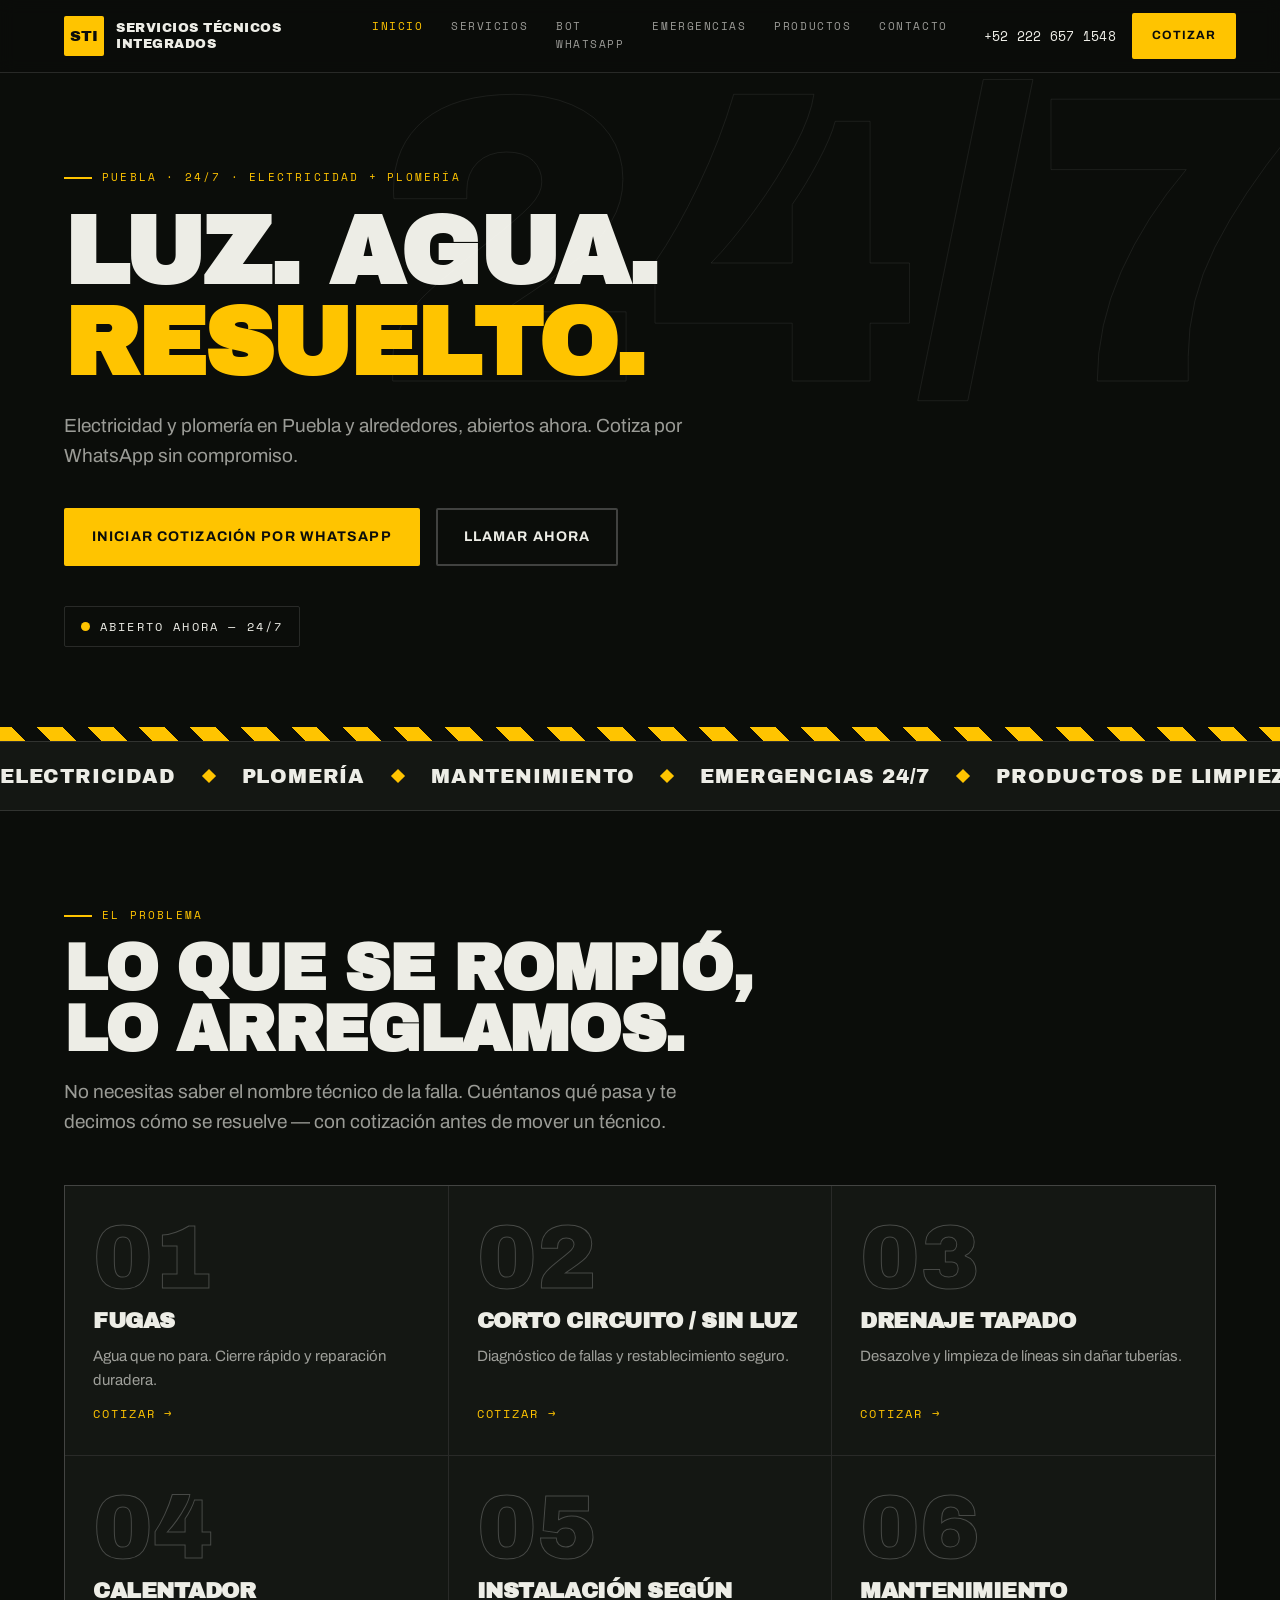
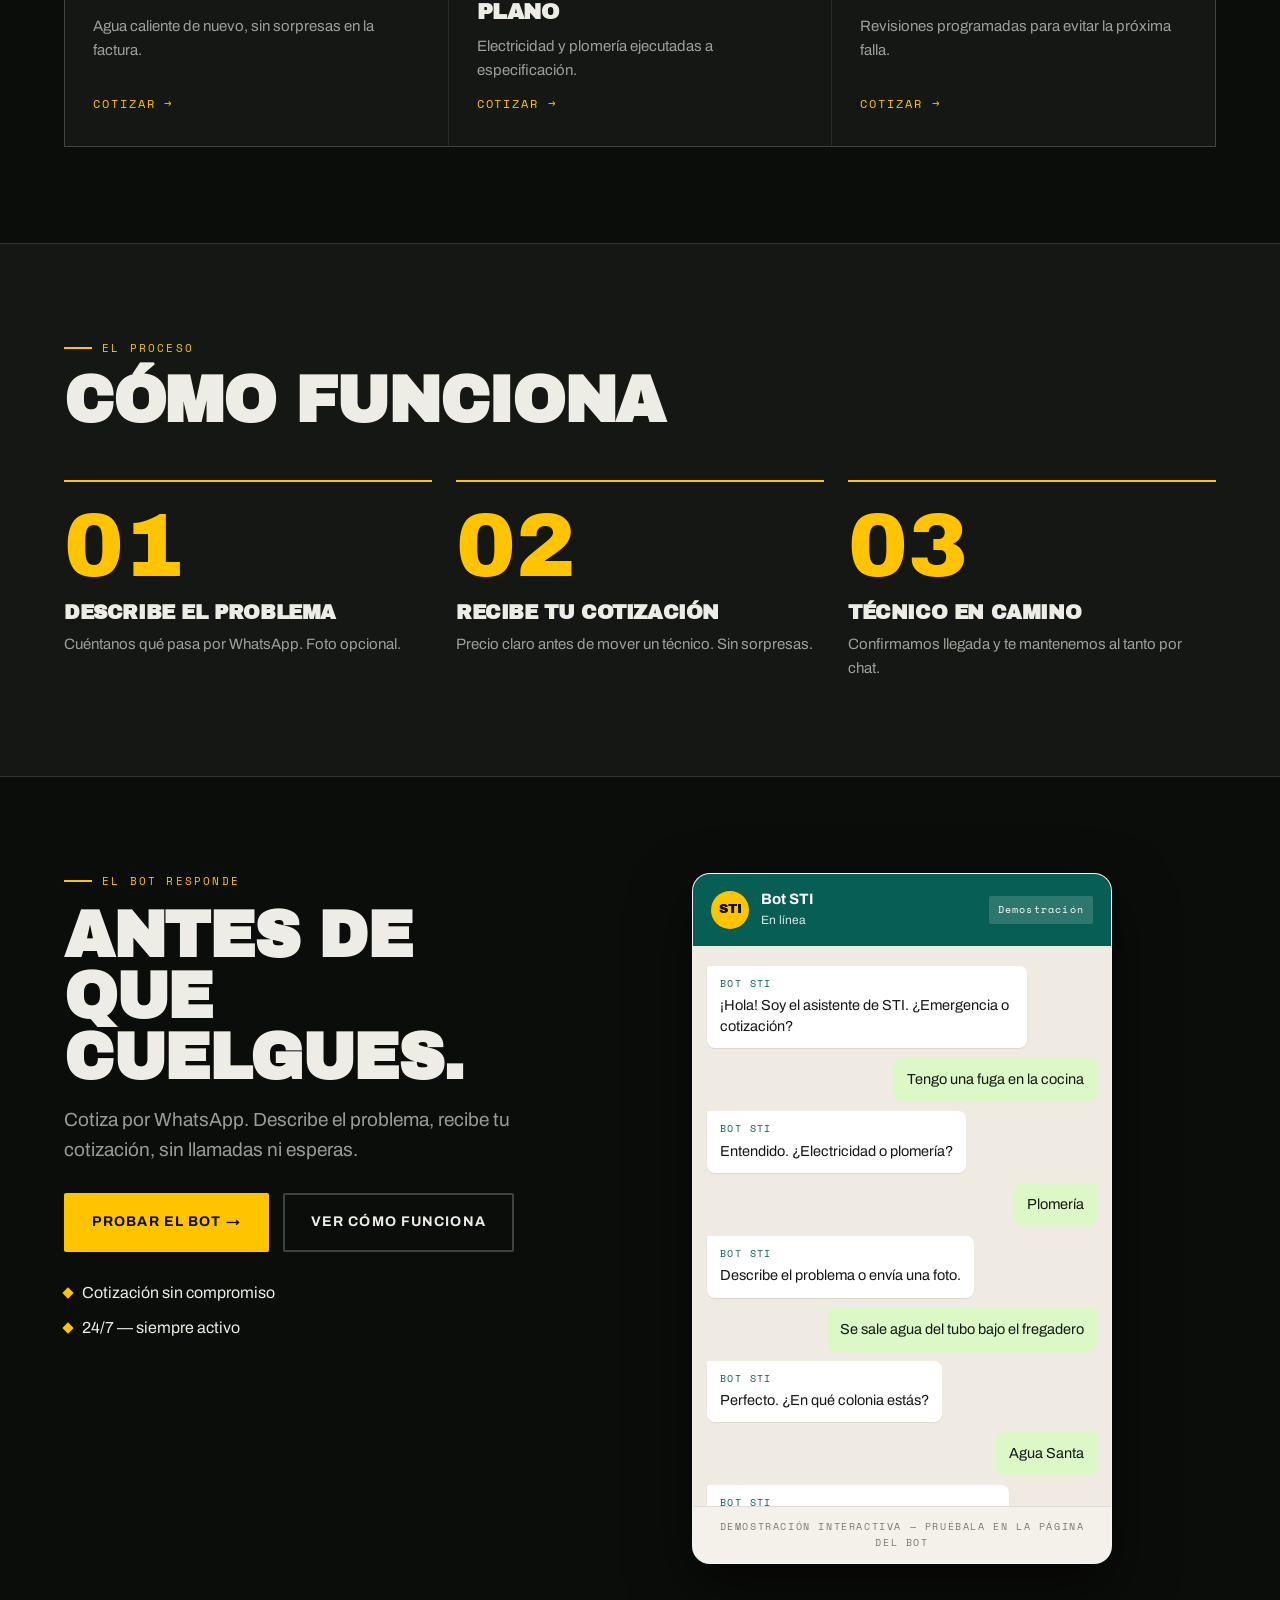
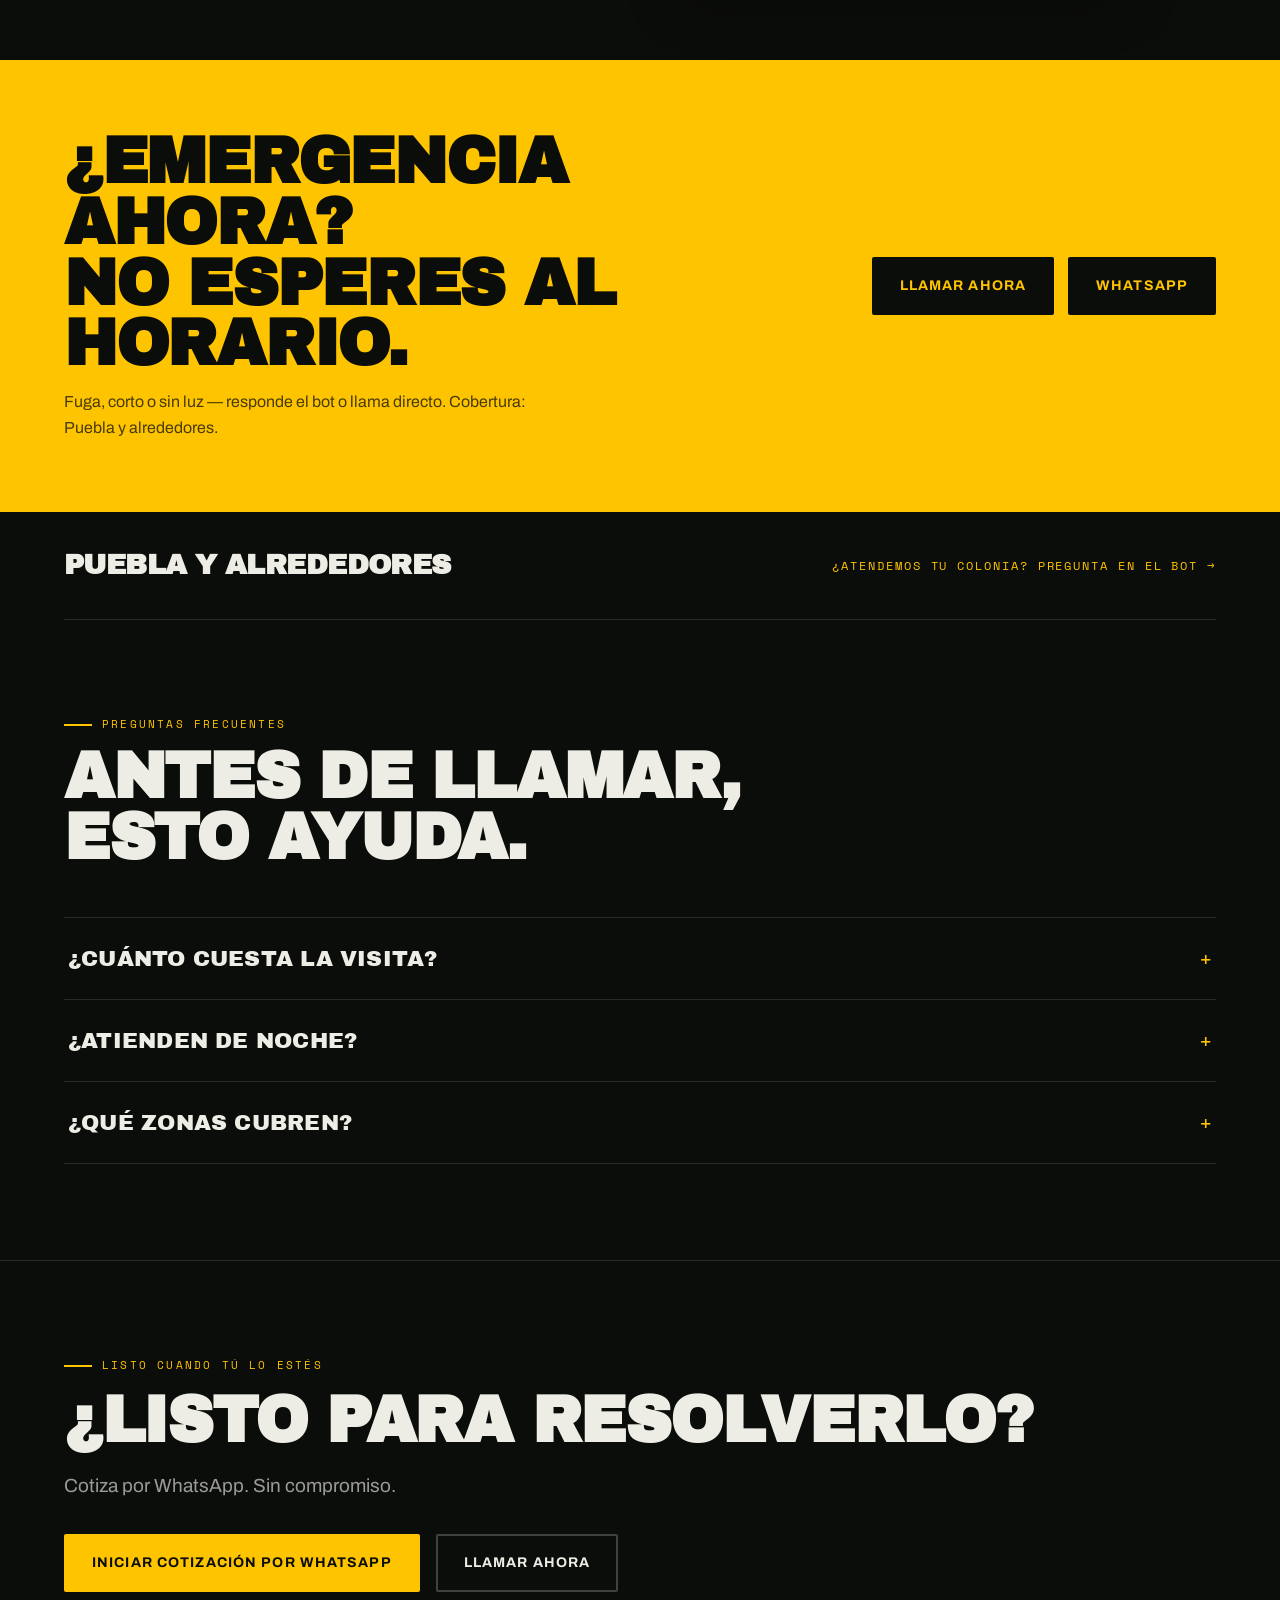
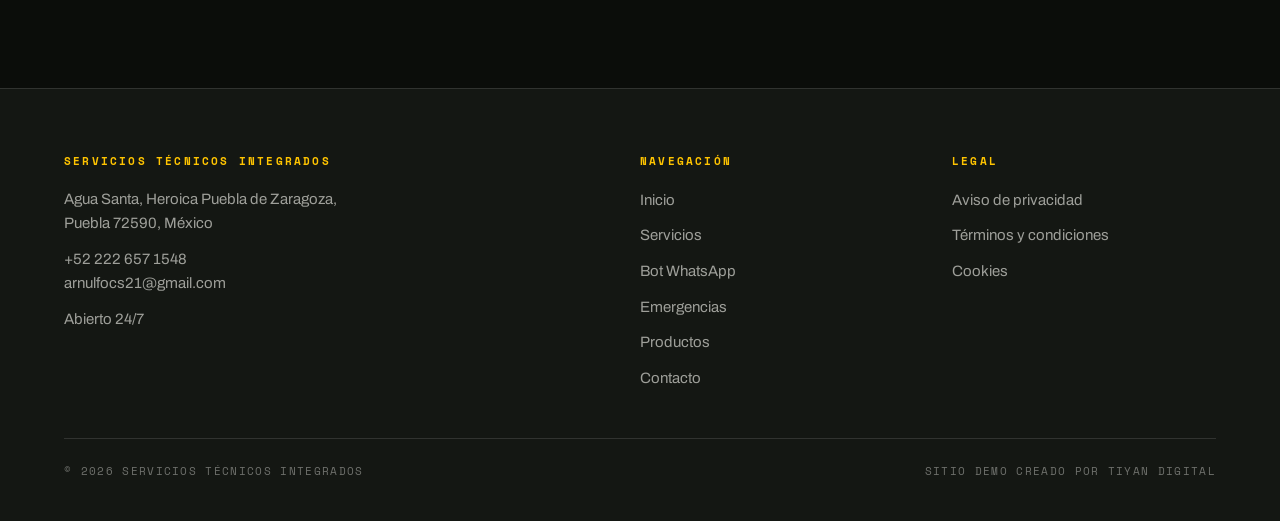
<file: index.html>
<!DOCTYPE html>
<!-- BUSINESS_NAME = "Servicios Técnicos Integrados" — one swappable constant -->
<html lang="es-MX">
<head>
<meta charset="UTF-8">
<meta name="viewport" content="width=device-width, initial-scale=1.0">
<title>Servicios Técnicos Integrados | Electricidad y Plomería en Puebla — 24/7</title>
<meta name="description" content="Electricidad y plomería en Puebla y alrededores, abiertos 24/7. Cotiza por WhatsApp sin compromiso: fugas, corto circuito, drenaje, calentadores y mantenimiento.">
<meta property="og:title" content="Servicios Técnicos Integrados — Luz. Agua. Resuelto.">
<meta property="og:description" content="Electricidad y plomería en Puebla y alrededores, abiertos 24/7. Cotiza por WhatsApp sin compromiso.">
<meta property="og:type" content="website">
<meta property="og:locale" content="es_MX">
<link rel="preconnect" href="https://fonts.googleapis.com">
<link rel="preconnect" href="https://fonts.gstatic.com" crossorigin>
<link href="https://fonts.googleapis.com/css2?family=Archivo+Black&family=Archivo:wght@400;500;600;700&family=Space+Mono:wght@400;700&display=swap" rel="stylesheet">
<link rel="stylesheet" href="assets/css/main.css">
</head>
<body>
<a class="skip-link" href="#main" style="position:absolute;left:-9999px;top:0;background:var(--volt);color:#0B0D0A;padding:10px 16px;z-index:100;font-weight:700" onfocus="this.style.left='8px'" onblur="this.style.left='-9999px'">Saltar al contenido</a>

<header class="site-header">
  <div class="wrap header-in">
    <a class="brand" href="index.html" aria-label="Servicios Técnicos Integrados — Inicio">
      <span class="brand-mark" aria-hidden="true">STI</span>
      <span class="brand-name">Servicios Técnicos Integrados</span>
    </a>
    <button class="nav-toggle" aria-expanded="false" aria-controls="main-nav" aria-label="Abrir menú">
      <svg width="22" height="22" viewBox="0 0 22 22" fill="none" aria-hidden="true"><path d="M3 5h16M3 11h16M3 17h16" stroke="currentColor" stroke-width="2"/></svg>
    </button>
    <nav class="main-nav" id="main-nav" aria-label="Navegación principal">
      <a href="index.html" aria-current="page">Inicio</a>
      <a href="servicios.html">Servicios</a>
      <a href="demo-bot.html">Bot WhatsApp</a>
      <a href="emergencias.html">Emergencias</a>
      <a href="productos.html">Productos</a>
      <a href="contacto.html">Contacto</a>
    </nav>
    <div class="header-cta">
      <a class="header-phone" href="tel:+522226571548">+52 222 657 1548</a>
      <a class="btn btn--sm" href="demo-bot.html">Cotizar</a>
    </div>
  </div>
</header>

<main id="main">
  <!-- HERO -->
  <section class="hero">
    <span class="ghost" aria-hidden="true">24/7</span>
    <div class="wrap">
      <p class="eyebrow">Puebla · 24/7 · Electricidad + Plomería</p>
      <h1>Luz. Agua.<br><span class="strike">Resuelto.</span></h1>
      <p class="lede">Electricidad y plomería en Puebla y alrededores, abiertos ahora. Cotiza por WhatsApp sin compromiso.</p>
      <div class="hero-ctas">
        <a class="btn" href="demo-bot.html">Iniciar cotización por WhatsApp</a>
        <a class="btn btn--ghost" href="tel:+522226571548">Llamar ahora</a>
      </div>
      <p class="live-strip"><span class="live-dot" aria-hidden="true"></span> Abierto ahora — 24/7</p>
    </div>
  </section>

  <div class="hazard" role="presentation" aria-hidden="true"></div>

  <!-- TICKER -->
  <div class="marquee" aria-hidden="true">
    <div class="marquee-track" id="marquee-track">
      <span>Electricidad <i class="sep"></i></span><span>Plomería <i class="sep"></i></span><span>Mantenimiento <i class="sep"></i></span><span>Emergencias 24/7 <i class="sep"></i></span><span>Productos de limpieza <i class="sep"></i></span>
    </div>
  </div>

  <!-- SERVICES BY PROBLEM -->
  <section>
    <div class="wrap">
      <div class="section-head reveal">
        <p class="eyebrow">El problema</p>
        <h2>Lo que se rompió,<br>lo arreglamos.</h2>
        <p class="lede">No necesitas saber el nombre técnico de la falla. Cuéntanos qué pasa y te decimos cómo se resuelve — con cotización antes de mover un técnico.</p>
      </div>
      <div class="grid-6 reveal">
        <article class="card"><span class="num">01</span><h3>Fugas</h3><p>Agua que no para. Cierre rápido y reparación duradera.</p><a class="card-link" href="servicios.html">Cotizar →</a></article>
        <article class="card"><span class="num">02</span><h3>Corto circuito / Sin luz</h3><p>Diagnóstico de fallas y restablecimiento seguro.</p><a class="card-link" href="servicios.html">Cotizar →</a></article>
        <article class="card"><span class="num">03</span><h3>Drenaje tapado</h3><p>Desazolve y limpieza de líneas sin dañar tuberías.</p><a class="card-link" href="servicios.html">Cotizar →</a></article>
        <article class="card"><span class="num">04</span><h3>Calentador</h3><p>Agua caliente de nuevo, sin sorpresas en la factura.</p><a class="card-link" href="servicios.html">Cotizar →</a></article>
        <article class="card"><span class="num">05</span><h3>Instalación según plano</h3><p>Electricidad y plomería ejecutadas a especificación.</p><a class="card-link" href="servicios.html">Cotizar →</a></article>
        <article class="card"><span class="num">06</span><h3>Mantenimiento</h3><p>Revisiones programadas para evitar la próxima falla.</p><a class="card-link" href="servicios.html">Cotizar →</a></article>
      </div>
    </div>
  </section>

  <!-- CÓMO FUNCIONA -->
  <section style="background:var(--surface);border-top:1px solid var(--line);border-bottom:1px solid var(--line)">
    <div class="wrap">
      <div class="section-head reveal">
        <p class="eyebrow">El proceso</p>
        <h2>Cómo funciona</h2>
      </div>
      <div class="grid-3 reveal">
        <div class="step"><span class="num num--volt">01</span><h3>Describe el problema</h3><p>Cuéntanos qué pasa por WhatsApp. Foto opcional.</p></div>
        <div class="step"><span class="num num--volt">02</span><h3>Recibe tu cotización</h3><p>Precio claro antes de mover un técnico. Sin sorpresas.</p></div>
        <div class="step"><span class="num num--volt">03</span><h3>Técnico en camino</h3><p>Confirmamos llegada y te mantenemos al tanto por chat.</p></div>
      </div>
    </div>
  </section>

  <!-- BOT TEASER -->
  <section>
    <div class="wrap">
      <div class="bot-layout">
        <div class="reveal">
          <p class="eyebrow">El bot responde</p>
          <h2 style="margin:16px 0">Antes de que cuelgues.</h2>
          <p class="lede" style="margin-bottom:28px">Cotiza por WhatsApp. Describe el problema, recibe tu cotización, sin llamadas ni esperas.</p>
          <div style="display:flex;gap:14px;flex-wrap:wrap;margin-bottom:28px">
            <a class="btn" href="demo-bot.html">Probar el bot →</a>
            <a class="btn btn--ghost" href="demo-bot.html">Ver cómo funciona</a>
          </div>
          <ul style="list-style:none;display:grid;gap:10px">
            <li style="display:flex;gap:10px;align-items:center"><span style="width:8px;height:8px;background:var(--volt);transform:rotate(45deg);flex:none" aria-hidden="true"></span> Cotización sin compromiso</li>
            <li style="display:flex;gap:10px;align-items:center"><span style="width:8px;height:8px;background:var(--volt);transform:rotate(45deg);flex:none" aria-hidden="true"></span> 24/7 — siempre activo</li>
          </ul>
        </div>
        <div class="reveal">
          <div class="phone" aria-label="Vista previa del bot de WhatsApp">
            <div class="phone-head">
              <span class="avatar" aria-hidden="true">STI</span>
              <span class="who-line"><b>Bot STI</b><span>En línea</span></span>
              <span class="step-pill">Demostración</span>
            </div>
            <div class="phone-body" style="min-height:340px">
              <p class="msg msg--bot"><span class="msg-label">Bot STI</span>¡Hola! Soy el asistente de STI. ¿Emergencia o cotización?</p>
              <p class="msg msg--user">Tengo una fuga en la cocina</p>
              <p class="msg msg--bot"><span class="msg-label">Bot STI</span>Entendido. ¿Electricidad o plomería?</p>
              <p class="msg msg--user">Plomería</p>
              <p class="msg msg--bot"><span class="msg-label">Bot STI</span>Describe el problema o envía una foto.</p>
              <p class="msg msg--user">Se sale agua del tubo bajo el fregadero</p>
              <p class="msg msg--bot"><span class="msg-label">Bot STI</span>Perfecto. ¿En qué colonia estás?</p>
              <p class="msg msg--user">Agua Santa</p>
              <p class="msg msg--bot"><span class="msg-label">Bot STI</span><b>Resumen</b><br>Plomería — Fuga en cocina — Agua Santa.<br>¿Confirmo y envío tu cotización?</p>
            </div>
            <div class="phone-foot">Demostración interactiva — pruébala en la página del bot</div>
          </div>
        </div>
      </div>
    </div>
  </section>

  <!-- EMERGENCY BAND -->
  <section class="band-volt" style="padding:72px 0">
    <div class="wrap band-in reveal">
      <div class="band-text">
        <h2>¿Emergencia ahora?<br>No esperes al horario.</h2>
        <p style="margin-top:14px">Fuga, corto o sin luz — responde el bot o llama directo. Cobertura: Puebla y alrededores.</p>
      </div>
      <div class="band-ctas">
        <a class="btn btn--dark" href="tel:+522226571548">Llamar ahora</a>
        <a class="btn btn--dark" href="demo-bot.html">WhatsApp</a>
      </div>
    </div>
  </section>

  <!-- COVERAGE -->
  <div class="wrap">
    <div class="coverage reveal">
      <h3>Puebla y alrededores</h3>
      <a href="demo-bot.html">¿Atendemos tu colonia? Pregunta en el bot →</a>
    </div>
  </div>

  <!-- FAQ PREVIEW -->
  <section>
    <div class="wrap">
      <div class="section-head reveal">
        <p class="eyebrow">Preguntas frecuentes</p>
        <h2>Antes de llamar,<br>esto ayuda.</h2>
      </div>
      <div class="faq reveal">
        <div class="faq-item">
          <button class="faq-q" aria-expanded="false">¿Cuánto cuesta la visita? <span class="faq-icon" aria-hidden="true">+</span></button>
          <div class="faq-a"><p>No publicamos un precio fijo: cada trabajo se cotiza antes de mover un técnico. Describe el problema por WhatsApp o por teléfono y recibes tu cotización sin compromiso, sin sorpresas después.</p></div>
        </div>
        <div class="faq-item">
          <button class="faq-q" aria-expanded="false">¿Atienden de noche? <span class="faq-icon" aria-hidden="true">+</span></button>
          <div class="faq-a"><p>Sí. Estamos abiertos 24 horas, los 7 días. Llama o escribe cuando lo necesites — de día o de noche.</p></div>
        </div>
        <div class="faq-item">
          <button class="faq-q" aria-expanded="false">¿Qué zonas cubren? <span class="faq-icon" aria-hidden="true">+</span></button>
          <div class="faq-a"><p>Puebla y alrededores. Si no estás seguro de que tu colonia esté dentro de la cobertura, pregunta en el bot y te confirmamos.</p></div>
        </div>
      </div>
    </div>
  </section>

  <!-- FINAL CTA -->
  <section class="final-cta" style="border-top:1px solid var(--line)">
    <div class="wrap reveal">
      <p class="eyebrow">Listo cuando tú lo estés</p>
      <h2>¿Listo para resolverlo?</h2>
      <p class="lede" style="margin-bottom:32px">Cotiza por WhatsApp. Sin compromiso.</p>
      <div class="hero-ctas">
        <a class="btn" href="demo-bot.html">Iniciar cotización por WhatsApp</a>
        <a class="btn btn--ghost" href="tel:+522226571548">Llamar ahora</a>
      </div>
    </div>
  </section>
</main>

<footer class="site-footer">
  <div class="wrap">
    <div class="footer-grid">
      <div>
        <h4>Servicios Técnicos Integrados</h4>
        <p>Agua Santa, Heroica Puebla de Zaragoza,<br>Puebla 72590, México</p>
        <p style="margin-top:12px"><a href="tel:+522226571548">+52 222 657 1548</a><br><a href="mailto:arnulfocs21@gmail.com">arnulfocs21@gmail.com</a></p>
        <p style="margin-top:12px">Abierto 24/7</p>
      </div>
      <div>
        <h4>Navegación</h4>
        <ul class="footer-list">
          <li><a href="index.html">Inicio</a></li>
          <li><a href="servicios.html">Servicios</a></li>
          <li><a href="demo-bot.html">Bot WhatsApp</a></li>
          <li><a href="emergencias.html">Emergencias</a></li>
          <li><a href="productos.html">Productos</a></li>
          <li><a href="contacto.html">Contacto</a></li>
        </ul>
      </div>
      <div>
        <h4>Legal</h4>
        <ul class="footer-list">
          <li><a href="legal.html">Aviso de privacidad</a></li>
          <li><a href="legal.html#terminos">Términos y condiciones</a></li>
          <li><a href="legal.html#cookies">Cookies</a></li>
        </ul>
      </div>
    </div>
    <div class="footer-bottom">
      <span>© 2026 Servicios Técnicos Integrados</span>
      <span>Sitio demo creado por Tiyan Digital</span>
    </div>
  </div>
</footer>

<div class="sticky-bar" role="navigation" aria-label="Acciones rápidas">
  <a class="btn btn--ghost" href="tel:+522226571548"><svg viewBox="0 0 24 24" fill="none" aria-hidden="true"><path d="M5 4h4l2 5-2.5 1.5a12 12 0 0 0 5 5L15 13l5 2v4a2 2 0 0 1-2 2A16 16 0 0 1 3 6a2 2 0 0 1 2-2Z" stroke="currentColor" stroke-width="1.8" stroke-linejoin="round"/></svg> Llamar</a>
  <a class="btn" href="demo-bot.html"><svg viewBox="0 0 24 24" fill="none" aria-hidden="true"><path d="M21 12a9 9 0 1 1-4.4-7.7L21 3l-1.2 4.3A8.96 8.96 0 0 1 21 12Z" stroke="currentColor" stroke-width="1.8" stroke-linejoin="round"/><path d="M8.5 10.5c.8 2 2.5 3.7 4.5 4.5l1.5-1.5 2.5 1.5c-.5 1.5-1.5 2-3 1.5-3.5-1.5-6-4-7.5-7.5-.5-1.5 0-2.5 1.5-3l1.5 2.5-1 2Z" fill="currentColor"/></svg> WhatsApp — Cotizar</a>
</div>

<script src="assets/js/main.js"></script>
</body>
</html>
</file>
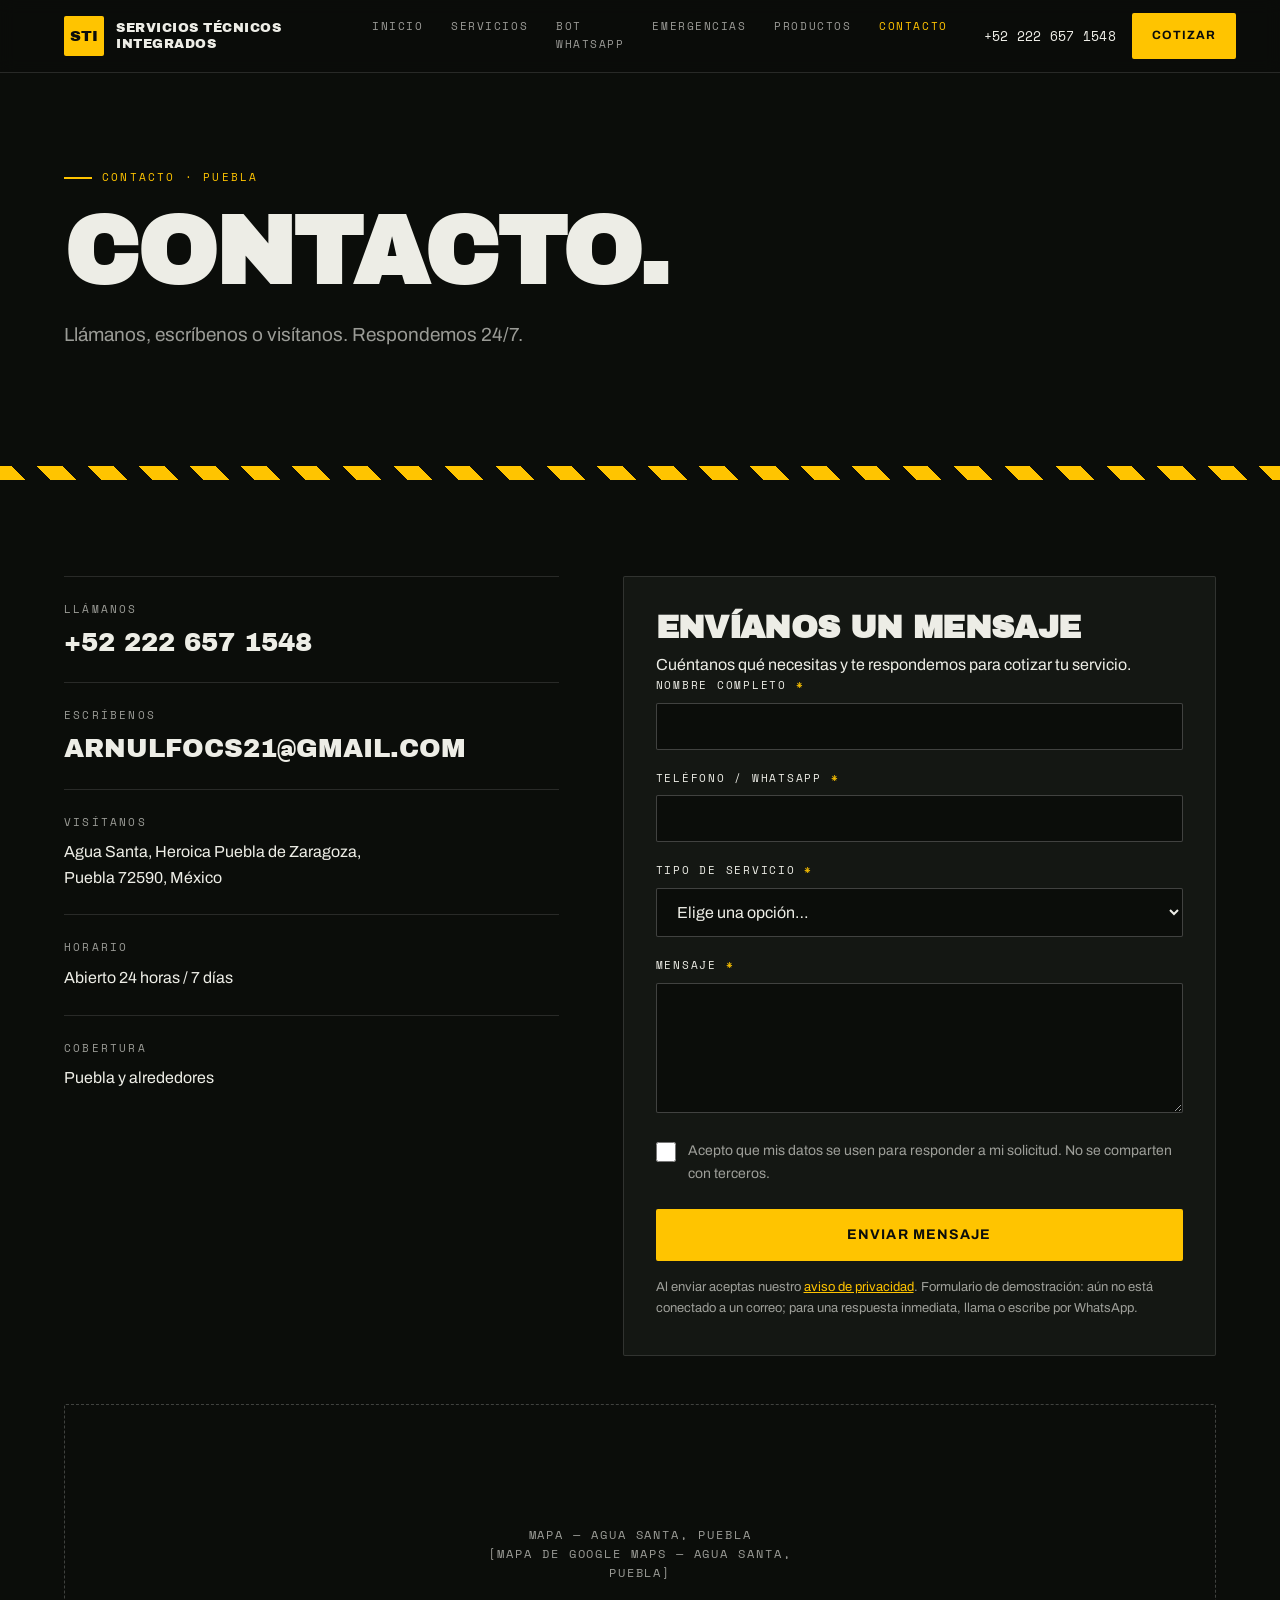
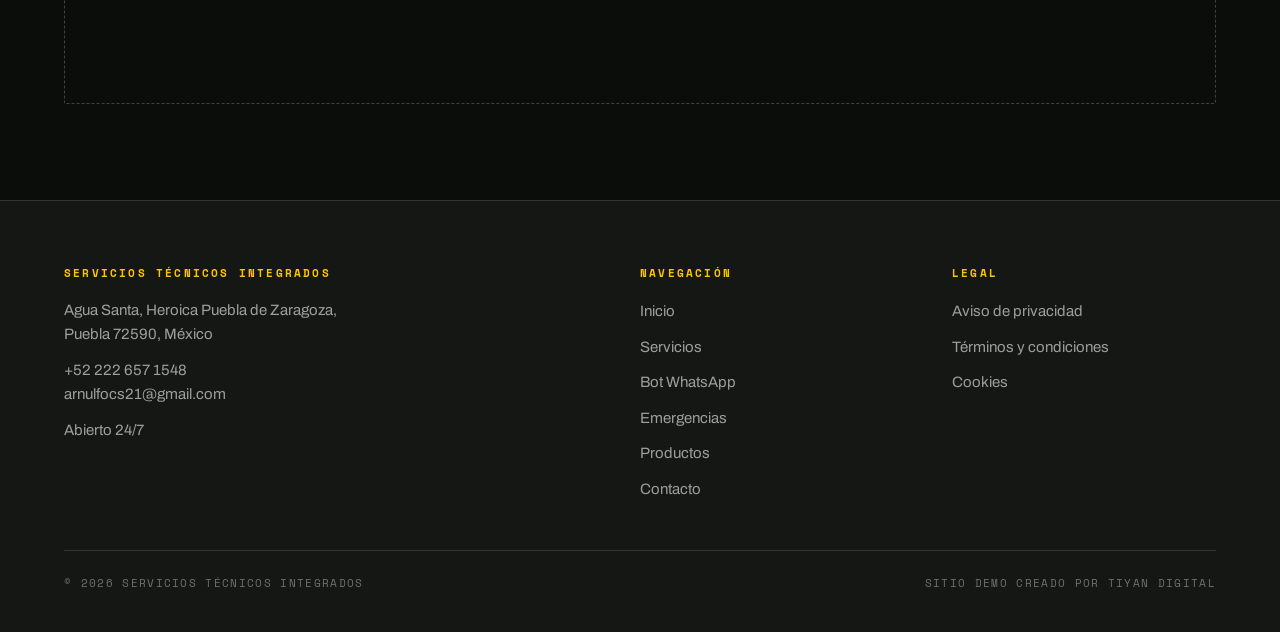
<file: contacto.html>
<!DOCTYPE html>
<!-- BUSINESS_NAME = "Servicios Técnicos Integrados" — one swappable constant -->
<html lang="es-MX">
<head>
<meta charset="UTF-8">
<meta name="viewport" content="width=device-width, initial-scale=1.0">
<title>Contacto | Llámanos o escríbenos — Servicios Técnicos Integrados</title>
<meta name="description" content="Llámanos, escríbenos o visítanos en Agua Santa, Puebla. Respondemos 24/7. Envíanos un mensaje con tu solicitud de servicio.">
<meta property="og:title" content="Contacto — Servicios Técnicos Integrados">
<meta property="og:description" content="Llámanos, escríbenos o visítanos. Respondemos 24/7.">
<meta property="og:type" content="website">
<meta property="og:locale" content="es_MX">
<link rel="preconnect" href="https://fonts.googleapis.com">
<link rel="preconnect" href="https://fonts.gstatic.com" crossorigin>
<link href="https://fonts.googleapis.com/css2?family=Archivo+Black&family=Archivo:wght@400;500;600;700&family=Space+Mono:wght@400;700&display=swap" rel="stylesheet">
<link rel="stylesheet" href="assets/css/main.css">
</head>
<body>
<a class="skip-link" href="#main" style="position:absolute;left:-9999px;top:0;background:var(--volt);color:#0B0D0A;padding:10px 16px;z-index:100;font-weight:700" onfocus="this.style.left='8px'" onblur="this.style.left='-9999px'">Saltar al contenido</a>

<header class="site-header">
  <div class="wrap header-in">
    <a class="brand" href="index.html" aria-label="Servicios Técnicos Integrados — Inicio">
      <span class="brand-mark" aria-hidden="true">STI</span>
      <span class="brand-name">Servicios Técnicos Integrados</span>
    </a>
    <button class="nav-toggle" aria-expanded="false" aria-controls="main-nav" aria-label="Abrir menú">
      <svg width="22" height="22" viewBox="0 0 22 22" fill="none" aria-hidden="true"><path d="M3 5h16M3 11h16M3 17h16" stroke="currentColor" stroke-width="2"/></svg>
    </button>
    <nav class="main-nav" id="main-nav" aria-label="Navegación principal">
      <a href="index.html">Inicio</a>
      <a href="servicios.html">Servicios</a>
      <a href="demo-bot.html">Bot WhatsApp</a>
      <a href="emergencias.html">Emergencias</a>
      <a href="productos.html">Productos</a>
      <a href="contacto.html" aria-current="page">Contacto</a>
    </nav>
    <div class="header-cta">
      <a class="header-phone" href="tel:+522226571548">+52 222 657 1548</a>
      <a class="btn btn--sm" href="demo-bot.html">Cotizar</a>
    </div>
  </div>
</header>

<main id="main">
  <section class="hero">
    <div class="wrap">
      <p class="eyebrow">Contacto · Puebla</p>
      <h1>Contacto.</h1>
      <p class="lede">Llámanos, escríbenos o visítanos. Respondemos 24/7.</p>
    </div>
  </section>

  <div class="hazard" role="presentation" aria-hidden="true"></div>

  <section>
    <div class="wrap">
      <div class="contact-grid">
        <div class="reveal">
          <div class="contact-block">
            <span class="label">Llámanos</span>
            <a href="tel:+522226571548">+52 222 657 1548</a>
          </div>
          <div class="contact-block">
            <span class="label">Escríbenos</span>
            <a href="mailto:arnulfocs21@gmail.com">arnulfocs21@gmail.com</a>
          </div>
          <div class="contact-block">
            <span class="label">Visítanos</span>
            <p>Agua Santa, Heroica Puebla de Zaragoza,<br>Puebla 72590, México</p>
          </div>
          <div class="contact-block">
            <span class="label">Horario</span>
            <p>Abierto 24 horas / 7 días</p>
          </div>
          <div class="contact-block">
            <span class="label">Cobertura</span>
            <p>Puebla y alrededores</p>
          </div>
        </div>

        <div class="form-card reveal">
          <form id="contact-form" novalidate>
            <h2>Envíanos un mensaje</h2>
            <p>Cuéntanos qué necesitas y te respondemos para cotizar tu servicio.</p>
            <div class="field">
              <label for="cf-nombre">Nombre completo <span class="req" aria-hidden="true">*</span></label>
              <input type="text" id="cf-nombre" name="nombre" autocomplete="name" required>
              <p class="error-msg">Escribe tu nombre completo.</p>
            </div>
            <div class="field">
              <label for="cf-telefono">Teléfono / WhatsApp <span class="req" aria-hidden="true">*</span></label>
              <input type="tel" id="cf-telefono" name="telefono" autocomplete="tel" inputmode="tel" required>
              <p class="error-msg">Escribe un número válido de al menos 10 dígitos.</p>
            </div>
            <div class="field">
              <label for="cf-servicio">Tipo de servicio <span class="req" aria-hidden="true">*</span></label>
              <select id="cf-servicio" name="servicio" required>
                <option value="">Elige una opción…</option>
                <option value="electricidad">Electricidad</option>
                <option value="plomeria">Plomería</option>
                <option value="mantenimiento">Mantenimiento</option>
                <option value="productos">Productos de limpieza</option>
                <option value="emergencia">Emergencia</option>
              </select>
              <p class="error-msg">Elige el tipo de servicio.</p>
            </div>
            <div class="field">
              <label for="cf-mensaje">Mensaje <span class="req" aria-hidden="true">*</span></label>
              <textarea id="cf-mensaje" name="mensaje" required></textarea>
              <p class="error-msg">Describe tu solicitud en al menos 10 caracteres.</p>
            </div>
            <label class="consent" for="cf-consent">
              <input type="checkbox" id="cf-consent" name="consent" required>
              <span>Acepto que mis datos se usen para responder a mi solicitud. No se comparten con terceros.</span>
            </label>
            <button class="btn btn--block" type="submit">Enviar mensaje</button>
            <p style="margin-top:16px;font-size:13px;color:var(--muted)">Al enviar aceptas nuestro <a href="legal.html" style="color:var(--volt)">aviso de privacidad</a>. Formulario de demostración: aún no está conectado a un correo; para una respuesta inmediata, llama o escribe por WhatsApp.</p>
          </form>
          <div class="form-success" id="form-success" role="status">
            <h3>Mensaje recibido</h3>
            <p>Gracias por escribirnos. Tu solicitud quedó registrada y te contactaremos para cotizar tu servicio. Si es una emergencia, <a href="tel:+522226571548" style="color:var(--volt)">llama ahora</a>.</p>
          </div>
        </div>
      </div>

      <div class="map-placeholder reveal">
        <p>Mapa — Agua Santa, Puebla<br>[Mapa de Google Maps — Agua Santa, Puebla]</p>
      </div>
    </div>
  </section>
</main>

<footer class="site-footer">
  <div class="wrap">
    <div class="footer-grid">
      <div>
        <h4>Servicios Técnicos Integrados</h4>
        <p>Agua Santa, Heroica Puebla de Zaragoza,<br>Puebla 72590, México</p>
        <p style="margin-top:12px"><a href="tel:+522226571548">+52 222 657 1548</a><br><a href="mailto:arnulfocs21@gmail.com">arnulfocs21@gmail.com</a></p>
        <p style="margin-top:12px">Abierto 24/7</p>
      </div>
      <div>
        <h4>Navegación</h4>
        <ul class="footer-list">
          <li><a href="index.html">Inicio</a></li>
          <li><a href="servicios.html">Servicios</a></li>
          <li><a href="demo-bot.html">Bot WhatsApp</a></li>
          <li><a href="emergencias.html">Emergencias</a></li>
          <li><a href="productos.html">Productos</a></li>
          <li><a href="contacto.html">Contacto</a></li>
        </ul>
      </div>
      <div>
        <h4>Legal</h4>
        <ul class="footer-list">
          <li><a href="legal.html">Aviso de privacidad</a></li>
          <li><a href="legal.html#terminos">Términos y condiciones</a></li>
          <li><a href="legal.html#cookies">Cookies</a></li>
        </ul>
      </div>
    </div>
    <div class="footer-bottom">
      <span>© 2026 Servicios Técnicos Integrados</span>
      <span>Sitio demo creado por Tiyan Digital</span>
    </div>
  </div>
</footer>

<div class="sticky-bar" role="navigation" aria-label="Acciones rápidas">
  <a class="btn btn--ghost" href="tel:+522226571548"><svg viewBox="0 0 24 24" fill="none" aria-hidden="true"><path d="M5 4h4l2 5-2.5 1.5a12 12 0 0 0 5 5L15 13l5 2v4a2 2 0 0 1-2 2A16 16 0 0 1 3 6a2 2 0 0 1 2-2Z" stroke="currentColor" stroke-width="1.8" stroke-linejoin="round"/></svg> Llamar</a>
  <a class="btn" href="demo-bot.html"><svg viewBox="0 0 24 24" fill="none" aria-hidden="true"><path d="M21 12a9 9 0 1 1-4.4-7.7L21 3l-1.2 4.3A8.96 8.96 0 0 1 21 12Z" stroke="currentColor" stroke-width="1.8" stroke-linejoin="round"/><path d="M8.5 10.5c.8 2 2.5 3.7 4.5 4.5l1.5-1.5 2.5 1.5c-.5 1.5-1.5 2-3 1.5-3.5-1.5-6-4-7.5-7.5-.5-1.5 0-2.5 1.5-3l1.5 2.5-1 2Z" fill="currentColor"/></svg> WhatsApp — Cotizar</a>
</div>

<script src="assets/js/main.js"></script>
</body>
</html>
</file>
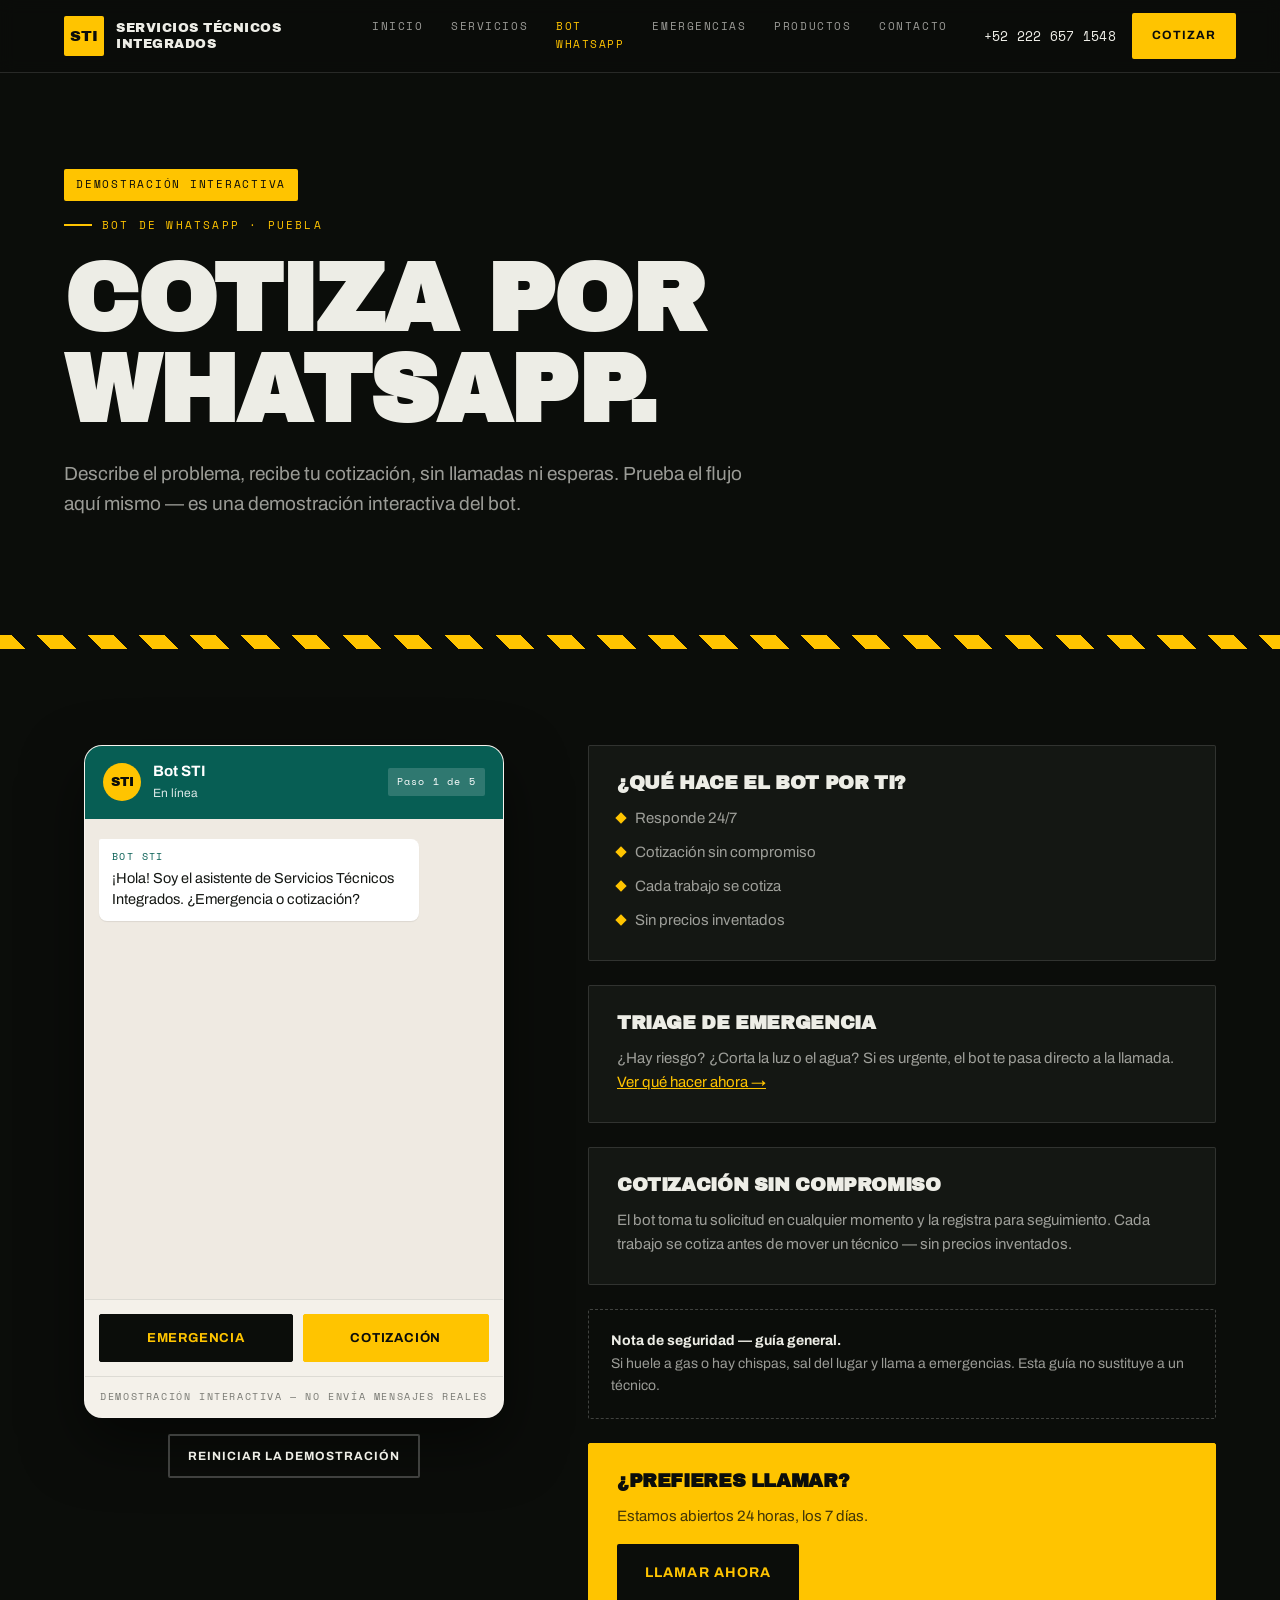
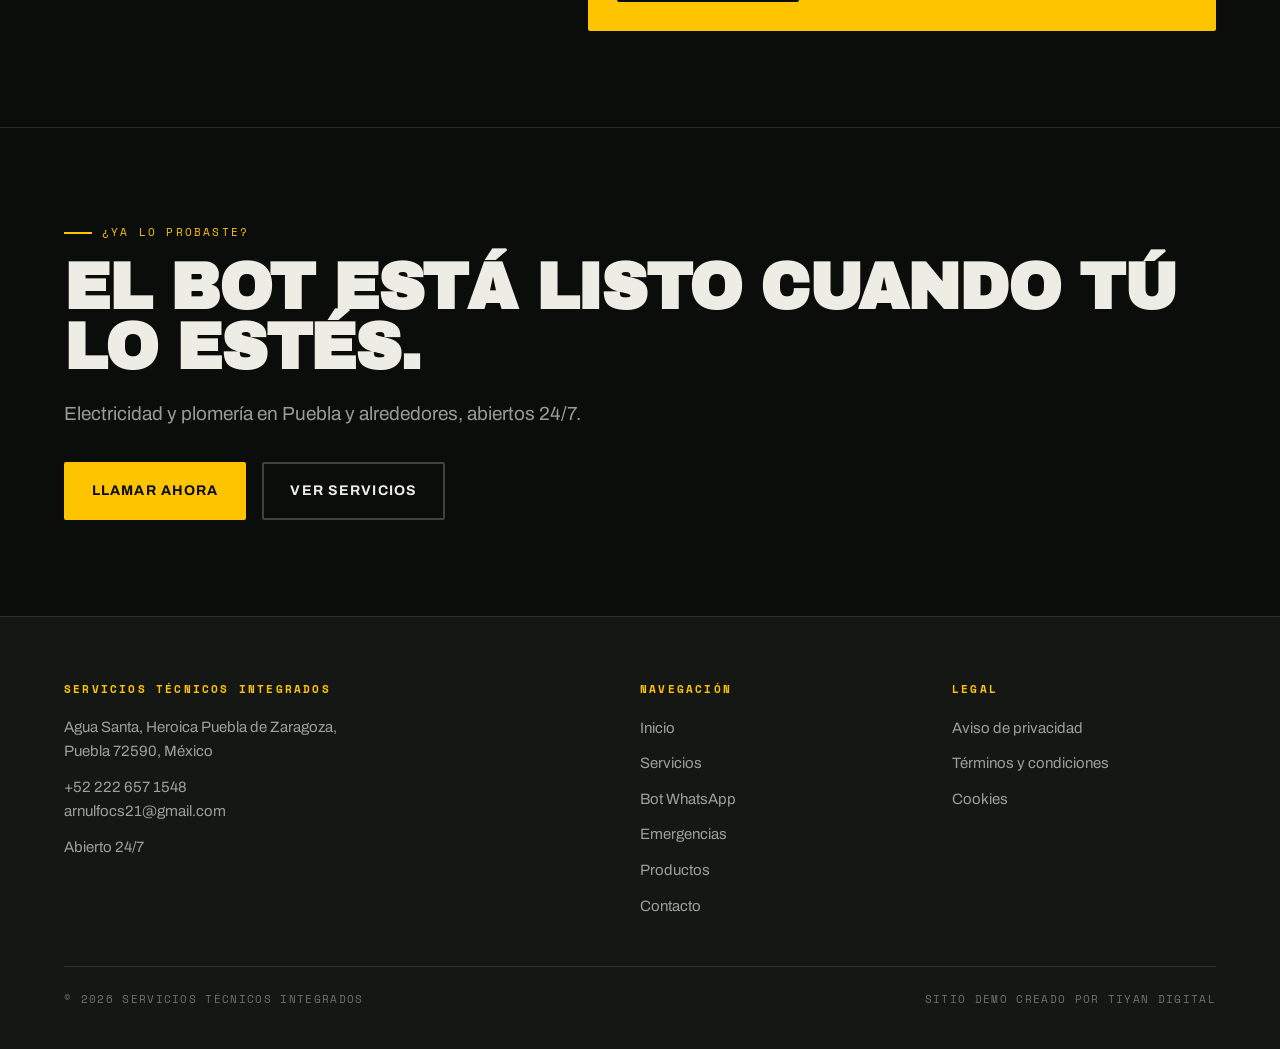
<file: demo-bot.html>
<!DOCTYPE html>
<!-- BUSINESS_NAME = "Servicios Técnicos Integrados" — one swappable constant -->
<html lang="es-MX">
<head>
<meta charset="UTF-8">
<meta name="viewport" content="width=device-width, initial-scale=1.0">
<title>Bot de WhatsApp | Cotiza en 2 minutos — Servicios Técnicos Integrados</title>
<meta name="description" content="Cotiza por WhatsApp en 2 minutos: describe el problema, elige electricidad o plomería y recibe tu cotización. Demostración interactiva del bot de Servicios Técnicos Integrados.">
<meta property="og:title" content="Bot de WhatsApp — Cotiza en 2 minutos">
<meta property="og:description" content="Describe el problema, recibe tu cotización, sin llamadas ni esperas. Demostración interactiva.">
<meta property="og:type" content="website">
<meta property="og:locale" content="es_MX">
<link rel="preconnect" href="https://fonts.googleapis.com">
<link rel="preconnect" href="https://fonts.gstatic.com" crossorigin>
<link href="https://fonts.googleapis.com/css2?family=Archivo+Black&family=Archivo:wght@400;500;600;700&family=Space+Mono:wght@400;700&display=swap" rel="stylesheet">
<link rel="stylesheet" href="assets/css/main.css">
</head>
<body>
<a class="skip-link" href="#main" style="position:absolute;left:-9999px;top:0;background:var(--volt);color:#0B0D0A;padding:10px 16px;z-index:100;font-weight:700" onfocus="this.style.left='8px'" onblur="this.style.left='-9999px'">Saltar al contenido</a>

<header class="site-header">
  <div class="wrap header-in">
    <a class="brand" href="index.html" aria-label="Servicios Técnicos Integrados — Inicio">
      <span class="brand-mark" aria-hidden="true">STI</span>
      <span class="brand-name">Servicios Técnicos Integrados</span>
    </a>
    <button class="nav-toggle" aria-expanded="false" aria-controls="main-nav" aria-label="Abrir menú">
      <svg width="22" height="22" viewBox="0 0 22 22" fill="none" aria-hidden="true"><path d="M3 5h16M3 11h16M3 17h16" stroke="currentColor" stroke-width="2"/></svg>
    </button>
    <nav class="main-nav" id="main-nav" aria-label="Navegación principal">
      <a href="index.html">Inicio</a>
      <a href="servicios.html">Servicios</a>
      <a href="demo-bot.html" aria-current="page">Bot WhatsApp</a>
      <a href="emergencias.html">Emergencias</a>
      <a href="productos.html">Productos</a>
      <a href="contacto.html">Contacto</a>
    </nav>
    <div class="header-cta">
      <a class="header-phone" href="tel:+522226571548">+52 222 657 1548</a>
      <a class="btn btn--sm" href="demo-bot.html">Cotizar</a>
    </div>
  </div>
</header>

<main id="main">
  <section class="hero">
    <div class="wrap">
      <span class="demo-badge">Demostración interactiva</span>
      <p class="eyebrow">Bot de WhatsApp · Puebla</p>
      <h1>Cotiza por<br>WhatsApp.</h1>
      <p class="lede">Describe el problema, recibe tu cotización, sin llamadas ni esperas. Prueba el flujo aquí mismo — es una demostración interactiva del bot.</p>
    </div>
  </section>

  <div class="hazard" role="presentation" aria-hidden="true"></div>

  <section>
    <div class="wrap">
      <div class="bot-layout">
        <!-- PHONE MOCK -->
        <div class="reveal">
          <div class="phone" role="region" aria-label="Demostración interactiva del bot de WhatsApp">
            <div class="phone-head">
              <span class="avatar" aria-hidden="true">STI</span>
              <span class="who-line"><b>Bot STI</b><span>En línea</span></span>
              <span class="step-pill" id="step-pill">Paso 1 de 5</span>
            </div>
            <div class="phone-body" id="chat-body" aria-live="polite"></div>
            <div class="phone-actions" id="chat-actions"></div>
            <div class="phone-foot">Demostración interactiva — no envía mensajes reales</div>
          </div>
          <p style="text-align:center;margin-top:16px">
            <button class="btn btn--ghost btn--sm" id="bot-restart" type="button">Reiniciar la demostración</button>
          </p>
        </div>

        <!-- RIGHT RAIL -->
        <div class="bot-rail reveal">
          <div class="rail-card">
            <h3>¿Qué hace el bot por ti?</h3>
            <ul>
              <li>Responde 24/7</li>
              <li>Cotización sin compromiso</li>
              <li>Cada trabajo se cotiza</li>
              <li>Sin precios inventados</li>
            </ul>
          </div>
          <div class="rail-card">
            <h3>Triage de emergencia</h3>
            <p>¿Hay riesgo? ¿Corta la luz o el agua? Si es urgente, el bot te pasa directo a la llamada. <a href="emergencias.html" style="color:var(--volt)">Ver qué hacer ahora →</a></p>
          </div>
          <div class="rail-card">
            <h3>Cotización sin compromiso</h3>
            <p>El bot toma tu solicitud en cualquier momento y la registra para seguimiento. Cada trabajo se cotiza antes de mover un técnico — sin precios inventados.</p>
          </div>
          <div class="note-box">
            <b>Nota de seguridad — guía general.</b><br>
            Si huele a gas o hay chispas, sal del lugar y llama a emergencias. Esta guía no sustituye a un técnico.
          </div>
          <div class="rail-card rail-card--volt">
            <h3>¿Prefieres llamar?</h3>
            <p>Estamos abiertos 24 horas, los 7 días.</p>
            <a class="btn btn--dark" href="tel:+522226571548" style="margin-top:16px">Llamar ahora</a>
          </div>
        </div>
      </div>
    </div>
  </section>

  <!-- FINAL CTA -->
  <section class="final-cta" style="border-top:1px solid var(--line)">
    <div class="wrap reveal">
      <p class="eyebrow">¿Ya lo probaste?</p>
      <h2>El bot está listo cuando tú lo estés.</h2>
      <p class="lede" style="margin-bottom:32px">Electricidad y plomería en Puebla y alrededores, abiertos 24/7.</p>
      <div class="hero-ctas">
        <a class="btn" href="tel:+522226571548">Llamar ahora</a>
        <a class="btn btn--ghost" href="servicios.html">Ver servicios</a>
      </div>
    </div>
  </section>
</main>

<footer class="site-footer">
  <div class="wrap">
    <div class="footer-grid">
      <div>
        <h4>Servicios Técnicos Integrados</h4>
        <p>Agua Santa, Heroica Puebla de Zaragoza,<br>Puebla 72590, México</p>
        <p style="margin-top:12px"><a href="tel:+522226571548">+52 222 657 1548</a><br><a href="mailto:arnulfocs21@gmail.com">arnulfocs21@gmail.com</a></p>
        <p style="margin-top:12px">Abierto 24/7</p>
      </div>
      <div>
        <h4>Navegación</h4>
        <ul class="footer-list">
          <li><a href="index.html">Inicio</a></li>
          <li><a href="servicios.html">Servicios</a></li>
          <li><a href="demo-bot.html">Bot WhatsApp</a></li>
          <li><a href="emergencias.html">Emergencias</a></li>
          <li><a href="productos.html">Productos</a></li>
          <li><a href="contacto.html">Contacto</a></li>
        </ul>
      </div>
      <div>
        <h4>Legal</h4>
        <ul class="footer-list">
          <li><a href="legal.html">Aviso de privacidad</a></li>
          <li><a href="legal.html#terminos">Términos y condiciones</a></li>
          <li><a href="legal.html#cookies">Cookies</a></li>
        </ul>
      </div>
    </div>
    <div class="footer-bottom">
      <span>© 2026 Servicios Técnicos Integrados</span>
      <span>Sitio demo creado por Tiyan Digital</span>
    </div>
  </div>
</footer>

<div class="sticky-bar" role="navigation" aria-label="Acciones rápidas">
  <a class="btn btn--ghost" href="tel:+522226571548"><svg viewBox="0 0 24 24" fill="none" aria-hidden="true"><path d="M5 4h4l2 5-2.5 1.5a12 12 0 0 0 5 5L15 13l5 2v4a2 2 0 0 1-2 2A16 16 0 0 1 3 6a2 2 0 0 1 2-2Z" stroke="currentColor" stroke-width="1.8" stroke-linejoin="round"/></svg> Llamar</a>
  <a class="btn" href="demo-bot.html"><svg viewBox="0 0 24 24" fill="none" aria-hidden="true"><path d="M21 12a9 9 0 1 1-4.4-7.7L21 3l-1.2 4.3A8.96 8.96 0 0 1 21 12Z" stroke="currentColor" stroke-width="1.8" stroke-linejoin="round"/><path d="M8.5 10.5c.8 2 2.5 3.7 4.5 4.5l1.5-1.5 2.5 1.5c-.5 1.5-1.5 2-3 1.5-3.5-1.5-6-4-7.5-7.5-.5-1.5 0-2.5 1.5-3l1.5 2.5-1 2Z" fill="currentColor"/></svg> WhatsApp — Cotizar</a>
</div>

<script src="assets/js/main.js"></script>
<script src="assets/js/bot.js"></script>
</body>
</html>
</file>
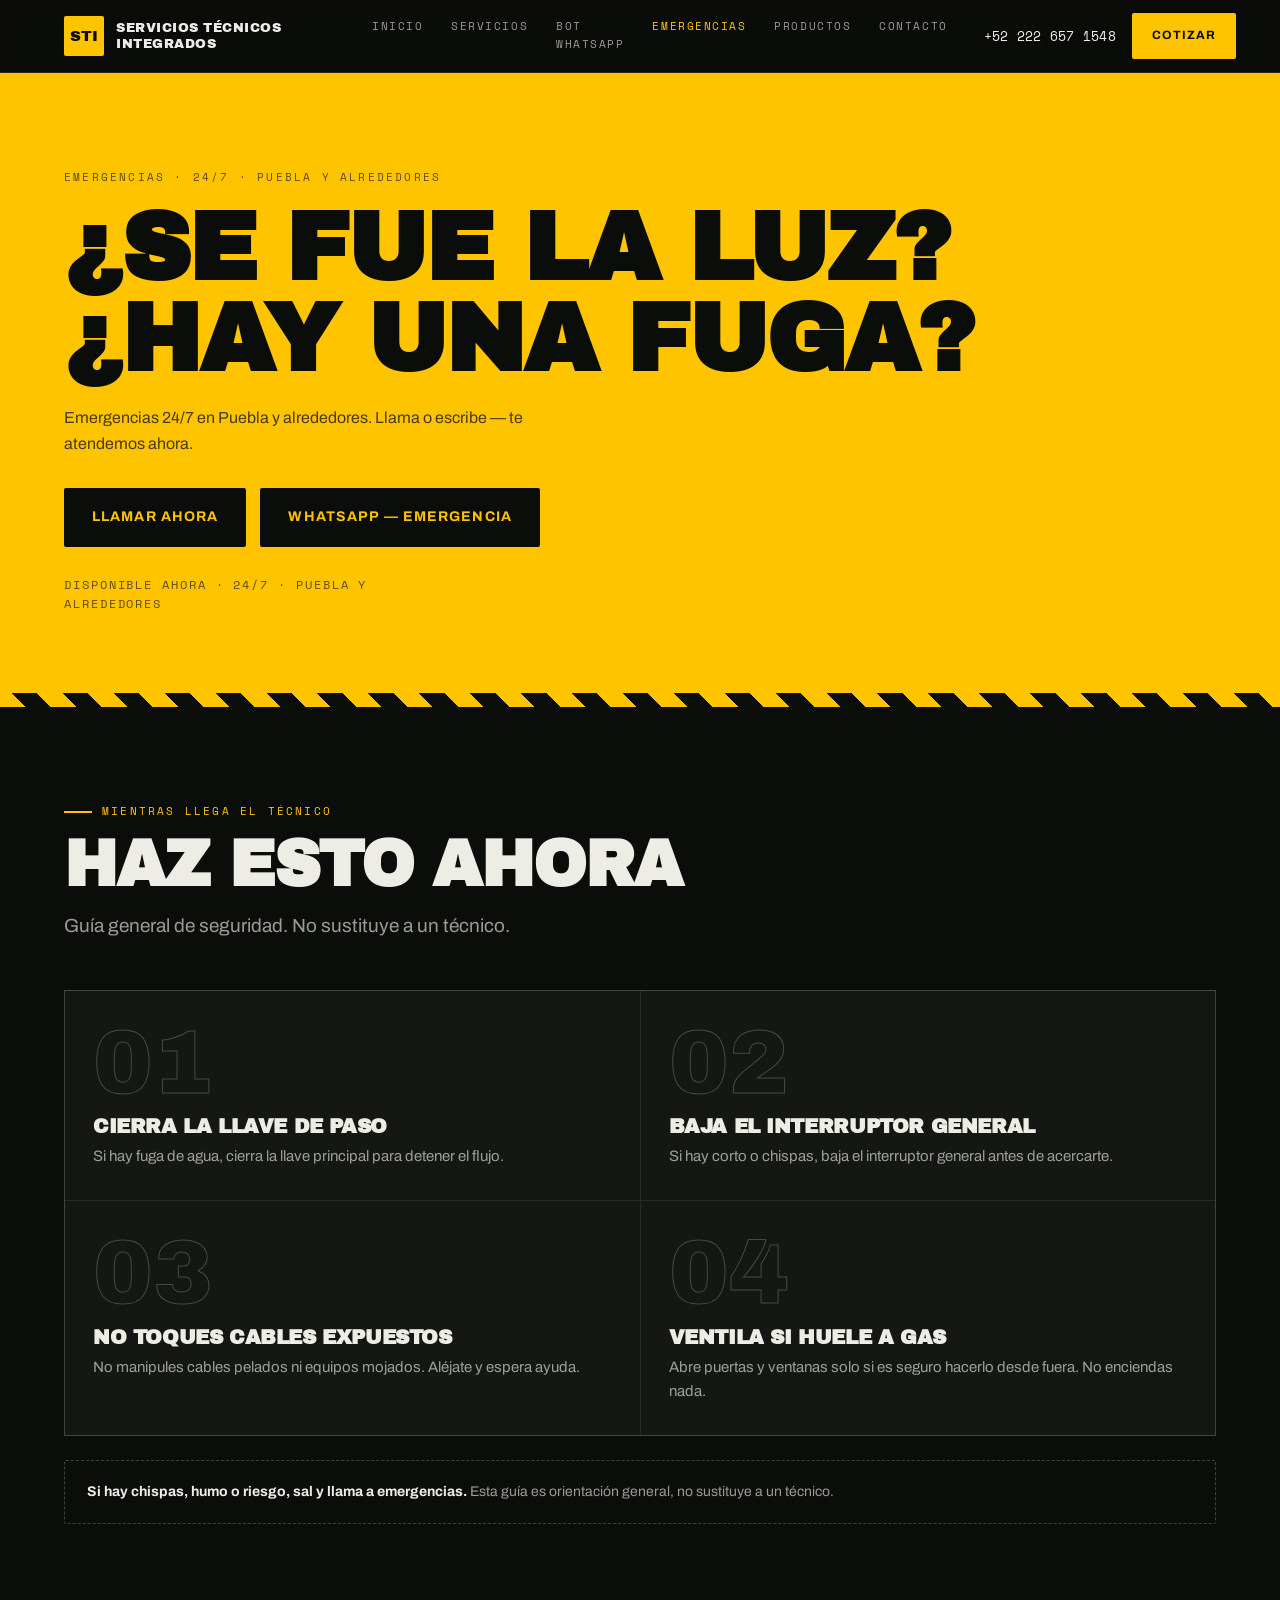
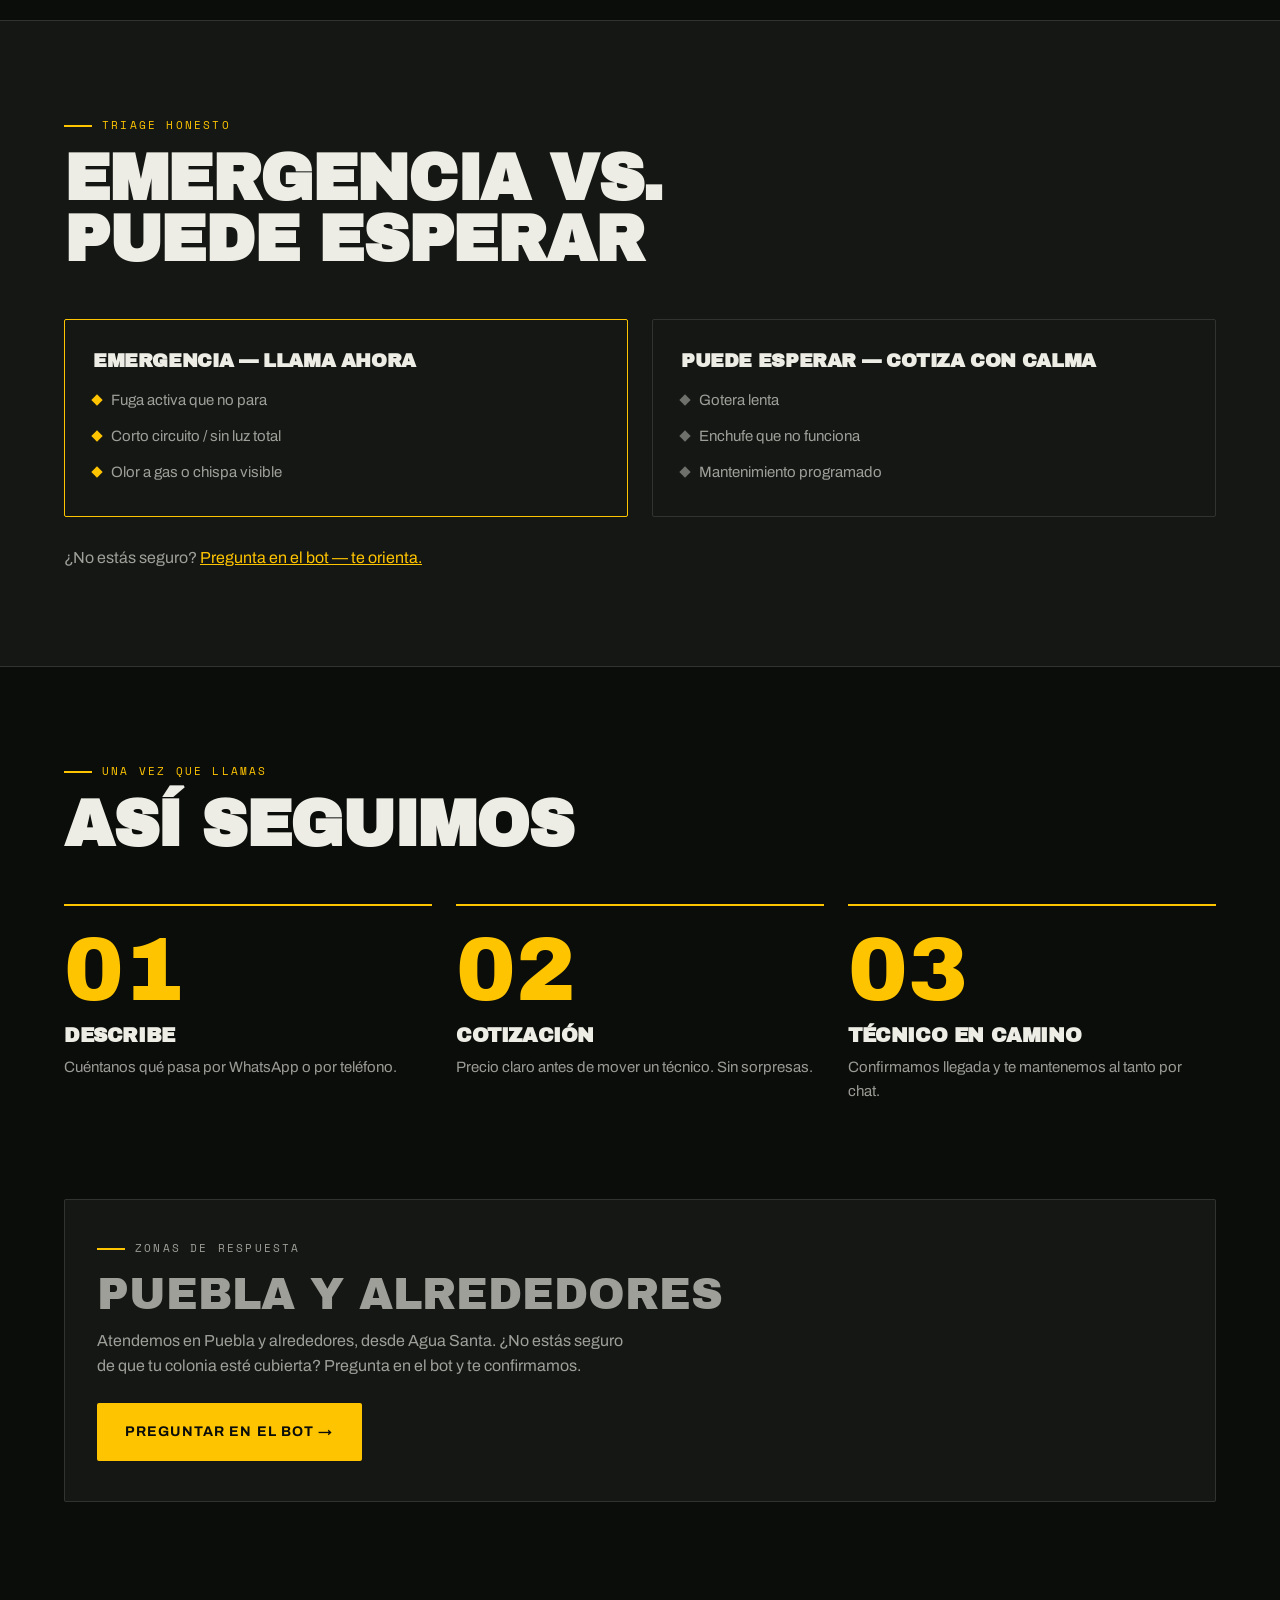
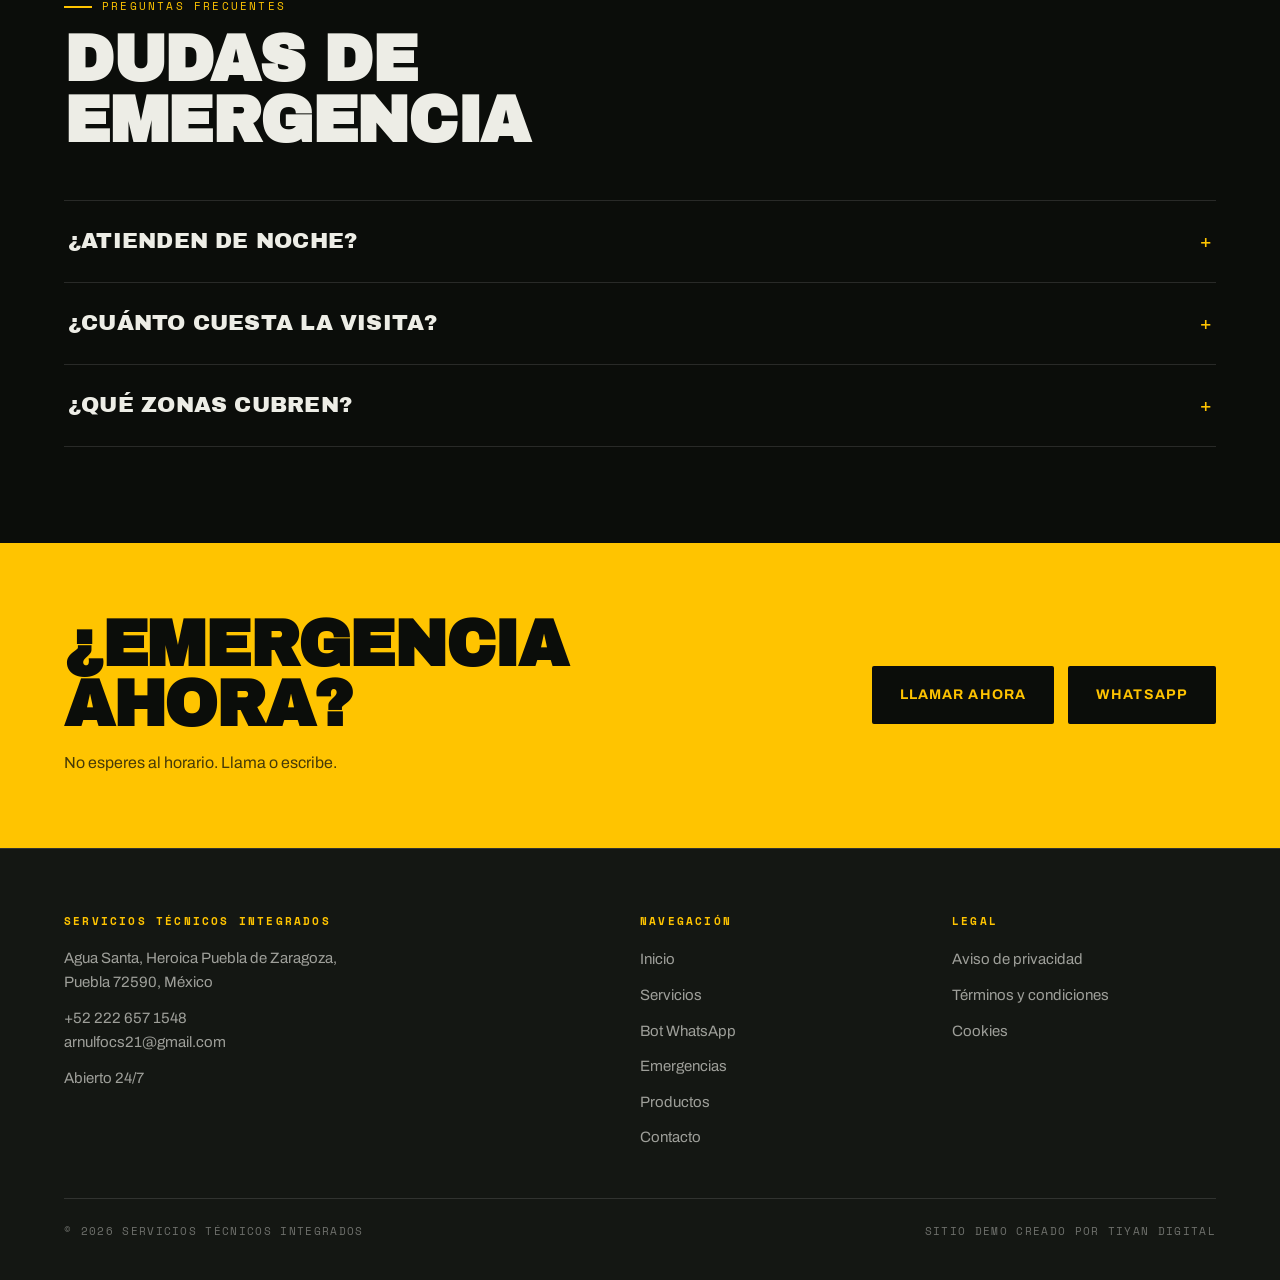
<file: emergencias.html>
<!DOCTYPE html>
<!-- BUSINESS_NAME = "Servicios Técnicos Integrados" — one swappable constant -->
<html lang="es-MX">
<head>
<meta charset="UTF-8">
<meta name="viewport" content="width=device-width, initial-scale=1.0">
<title>Emergencias 24/7 | Fuga o sin luz en Puebla — Servicios Técnicos Integrados</title>
<meta name="description" content="¿Se fue la luz? ¿Hay una fuga? Emergencias 24/7 en Puebla y alrededores. Llama o escribe — te atendemos ahora. Guía de qué hacer mientras llega el técnico.">
<meta property="og:title" content="Emergencias 24/7 — Servicios Técnicos Integrados">
<meta property="og:description" content="Fuga, corto o sin luz — responde el bot o llama directo. Puebla y alrededores, 24/7.">
<meta property="og:type" content="website">
<meta property="og:locale" content="es_MX">
<link rel="preconnect" href="https://fonts.googleapis.com">
<link rel="preconnect" href="https://fonts.gstatic.com" crossorigin>
<link href="https://fonts.googleapis.com/css2?family=Archivo+Black&family=Archivo:wght@400;500;600;700&family=Space+Mono:wght@400;700&display=swap" rel="stylesheet">
<link rel="stylesheet" href="assets/css/main.css">
</head>
<body>
<a class="skip-link" href="#main" style="position:absolute;left:-9999px;top:0;background:var(--volt);color:#0B0D0A;padding:10px 16px;z-index:100;font-weight:700" onfocus="this.style.left='8px'" onblur="this.style.left='-9999px'">Saltar al contenido</a>

<header class="site-header">
  <div class="wrap header-in">
    <a class="brand" href="index.html" aria-label="Servicios Técnicos Integrados — Inicio">
      <span class="brand-mark" aria-hidden="true">STI</span>
      <span class="brand-name">Servicios Técnicos Integrados</span>
    </a>
    <button class="nav-toggle" aria-expanded="false" aria-controls="main-nav" aria-label="Abrir menú">
      <svg width="22" height="22" viewBox="0 0 22 22" fill="none" aria-hidden="true"><path d="M3 5h16M3 11h16M3 17h16" stroke="currentColor" stroke-width="2"/></svg>
    </button>
    <nav class="main-nav" id="main-nav" aria-label="Navegación principal">
      <a href="index.html">Inicio</a>
      <a href="servicios.html">Servicios</a>
      <a href="demo-bot.html">Bot WhatsApp</a>
      <a href="emergencias.html" aria-current="page">Emergencias</a>
      <a href="productos.html">Productos</a>
      <a href="contacto.html">Contacto</a>
    </nav>
    <div class="header-cta">
      <a class="header-phone" href="tel:+522226571548">+52 222 657 1548</a>
      <a class="btn btn--sm" href="demo-bot.html">Cotizar</a>
    </div>
  </div>
</header>

<main id="main">
  <!-- HERO — volt band -->
  <section class="band-volt" style="padding:96px 0 80px">
    <div class="wrap">
      <p class="label" style="color:rgba(11,13,10,.65)">Emergencias · 24/7 · Puebla y alrededores</p>
      <h1 style="margin:16px 0 20px">¿Se fue la luz?<br>¿Hay una fuga?</h1>
      <p style="max-width:56ch;margin-bottom:32px">Emergencias 24/7 en Puebla y alrededores. Llama o escribe — te atendemos ahora.</p>
      <div class="band-ctas">
        <a class="btn btn--dark" href="tel:+522226571548">Llamar ahora</a>
        <a class="btn btn--dark" href="demo-bot.html">WhatsApp — Emergencia</a>
      </div>
      <p style="margin-top:28px;font-family:var(--font-mono);font-size:12px;letter-spacing:.16em;text-transform:uppercase;color:rgba(11,13,10,.65)">Disponible ahora · 24/7 · Puebla y alrededores</p>
    </div>
  </section>

  <div class="hazard" role="presentation" aria-hidden="true"></div>

  <!-- HAZ ESTO AHORA -->
  <section>
    <div class="wrap">
      <div class="section-head reveal">
        <p class="eyebrow">Mientras llega el técnico</p>
        <h2>Haz esto ahora</h2>
        <p class="lede">Guía general de seguridad. No sustituye a un técnico.</p>
      </div>
      <div class="triage-grid reveal">
        <div class="triage-cell"><span class="num">01</span><h3>Cierra la llave de paso</h3><p>Si hay fuga de agua, cierra la llave principal para detener el flujo.</p></div>
        <div class="triage-cell"><span class="num">02</span><h3>Baja el interruptor general</h3><p>Si hay corto o chispas, baja el interruptor general antes de acercarte.</p></div>
        <div class="triage-cell"><span class="num">03</span><h3>No toques cables expuestos</h3><p>No manipules cables pelados ni equipos mojados. Aléjate y espera ayuda.</p></div>
        <div class="triage-cell"><span class="num">04</span><h3>Ventila si huele a gas</h3><p>Abre puertas y ventanas solo si es seguro hacerlo desde fuera. No enciendas nada.</p></div>
      </div>
      <p class="note-box" style="margin-top:24px"><b>Si hay chispas, humo o riesgo, sal y llama a emergencias.</b> Esta guía es orientación general, no sustituye a un técnico.</p>
    </div>
  </section>

  <!-- EMERGENCIA VS PUEDE ESPERAR -->
  <section style="background:var(--surface);border-top:1px solid var(--line);border-bottom:1px solid var(--line)">
    <div class="wrap">
      <div class="section-head reveal">
        <p class="eyebrow">Triage honesto</p>
        <h2>Emergencia vs. puede esperar</h2>
      </div>
      <div class="vs-grid reveal">
        <div class="vs-col vs-col--hot">
          <h3>Emergencia — llama ahora</h3>
          <ul>
            <li>Fuga activa que no para</li>
            <li>Corto circuito / sin luz total</li>
            <li>Olor a gas o chispa visible</li>
          </ul>
        </div>
        <div class="vs-col vs-col--cool">
          <h3>Puede esperar — cotiza con calma</h3>
          <ul>
            <li>Gotera lenta</li>
            <li>Enchufe que no funciona</li>
            <li>Mantenimiento programado</li>
          </ul>
        </div>
      </div>
      <p style="margin-top:28px;color:var(--muted)">¿No estás seguro? <a href="demo-bot.html" style="color:var(--volt)">Pregunta en el bot — te orienta.</a></p>
    </div>
  </section>

  <!-- PASOS -->
  <section>
    <div class="wrap">
      <div class="section-head reveal">
        <p class="eyebrow">Una vez que llamas</p>
        <h2>Así seguimos</h2>
      </div>
      <div class="grid-3 reveal">
        <div class="step"><span class="num num--volt">01</span><h3>Describe</h3><p>Cuéntanos qué pasa por WhatsApp o por teléfono.</p></div>
        <div class="step"><span class="num num--volt">02</span><h3>Cotización</h3><p>Precio claro antes de mover un técnico. Sin sorpresas.</p></div>
        <div class="step"><span class="num num--volt">03</span><h3>Técnico en camino</h3><p>Confirmamos llegada y te mantenemos al tanto por chat.</p></div>
      </div>
    </div>
  </section>

  <!-- ZONAS -->
  <section style="padding-top:0">
    <div class="wrap">
      <div class="zone-panel reveal">
        <p class="eyebrow">Zonas de respuesta</p>
        <p class="zone-big">Puebla y alrededores</p>
        <p>Atendemos en Puebla y alrededores, desde Agua Santa. ¿No estás seguro de que tu colonia esté cubierta? Pregunta en el bot y te confirmamos.</p>
        <a class="btn" href="demo-bot.html" style="margin-top:24px">Preguntar en el bot →</a>
      </div>
    </div>
  </section>

  <!-- FAQ -->
  <section style="padding-top:0">
    <div class="wrap">
      <div class="section-head reveal">
        <p class="eyebrow">Preguntas frecuentes</p>
        <h2>Dudas de emergencia</h2>
      </div>
      <div class="faq reveal">
        <div class="faq-item">
          <button class="faq-q" aria-expanded="false">¿Atienden de noche? <span class="faq-icon" aria-hidden="true">+</span></button>
          <div class="faq-a"><p>Sí. Estamos abiertos 24 horas, los 7 días. Llama o escribe cuando lo necesites — de día o de noche.</p></div>
        </div>
        <div class="faq-item">
          <button class="faq-q" aria-expanded="false">¿Cuánto cuesta la visita? <span class="faq-icon" aria-hidden="true">+</span></button>
          <div class="faq-a"><p>No publicamos un precio fijo: cada trabajo se cotiza antes de mover un técnico. Describe el problema por WhatsApp o por teléfono y recibes tu cotización sin compromiso.</p></div>
        </div>
        <div class="faq-item">
          <button class="faq-q" aria-expanded="false">¿Qué zonas cubren? <span class="faq-icon" aria-hidden="true">+</span></button>
          <div class="faq-a"><p>Puebla y alrededores. Si no estás seguro de que tu colonia esté dentro de la cobertura, pregunta en el bot y te confirmamos.</p></div>
        </div>
      </div>
    </div>
  </section>

  <!-- FINAL CTA -->
  <section class="band-volt" style="padding:72px 0">
    <div class="wrap band-in reveal">
      <div class="band-text">
        <h2>¿Emergencia ahora?</h2>
        <p style="margin-top:14px">No esperes al horario. Llama o escribe.</p>
      </div>
      <div class="band-ctas">
        <a class="btn btn--dark" href="tel:+522226571548">Llamar ahora</a>
        <a class="btn btn--dark" href="demo-bot.html">WhatsApp</a>
      </div>
    </div>
  </section>
</main>

<footer class="site-footer">
  <div class="wrap">
    <div class="footer-grid">
      <div>
        <h4>Servicios Técnicos Integrados</h4>
        <p>Agua Santa, Heroica Puebla de Zaragoza,<br>Puebla 72590, México</p>
        <p style="margin-top:12px"><a href="tel:+522226571548">+52 222 657 1548</a><br><a href="mailto:arnulfocs21@gmail.com">arnulfocs21@gmail.com</a></p>
        <p style="margin-top:12px">Abierto 24/7</p>
      </div>
      <div>
        <h4>Navegación</h4>
        <ul class="footer-list">
          <li><a href="index.html">Inicio</a></li>
          <li><a href="servicios.html">Servicios</a></li>
          <li><a href="demo-bot.html">Bot WhatsApp</a></li>
          <li><a href="emergencias.html">Emergencias</a></li>
          <li><a href="productos.html">Productos</a></li>
          <li><a href="contacto.html">Contacto</a></li>
        </ul>
      </div>
      <div>
        <h4>Legal</h4>
        <ul class="footer-list">
          <li><a href="legal.html">Aviso de privacidad</a></li>
          <li><a href="legal.html#terminos">Términos y condiciones</a></li>
          <li><a href="legal.html#cookies">Cookies</a></li>
        </ul>
      </div>
    </div>
    <div class="footer-bottom">
      <span>© 2026 Servicios Técnicos Integrados</span>
      <span>Sitio demo creado por Tiyan Digital</span>
    </div>
  </div>
</footer>

<div class="sticky-bar" role="navigation" aria-label="Acciones rápidas">
  <a class="btn btn--ghost" href="tel:+522226571548"><svg viewBox="0 0 24 24" fill="none" aria-hidden="true"><path d="M5 4h4l2 5-2.5 1.5a12 12 0 0 0 5 5L15 13l5 2v4a2 2 0 0 1-2 2A16 16 0 0 1 3 6a2 2 0 0 1 2-2Z" stroke="currentColor" stroke-width="1.8" stroke-linejoin="round"/></svg> Llamar</a>
  <a class="btn" href="demo-bot.html"><svg viewBox="0 0 24 24" fill="none" aria-hidden="true"><path d="M21 12a9 9 0 1 1-4.4-7.7L21 3l-1.2 4.3A8.96 8.96 0 0 1 21 12Z" stroke="currentColor" stroke-width="1.8" stroke-linejoin="round"/><path d="M8.5 10.5c.8 2 2.5 3.7 4.5 4.5l1.5-1.5 2.5 1.5c-.5 1.5-1.5 2-3 1.5-3.5-1.5-6-4-7.5-7.5-.5-1.5 0-2.5 1.5-3l1.5 2.5-1 2Z" fill="currentColor"/></svg> WhatsApp — Cotizar</a>
</div>

<script src="assets/js/main.js"></script>
</body>
</html>
</file>
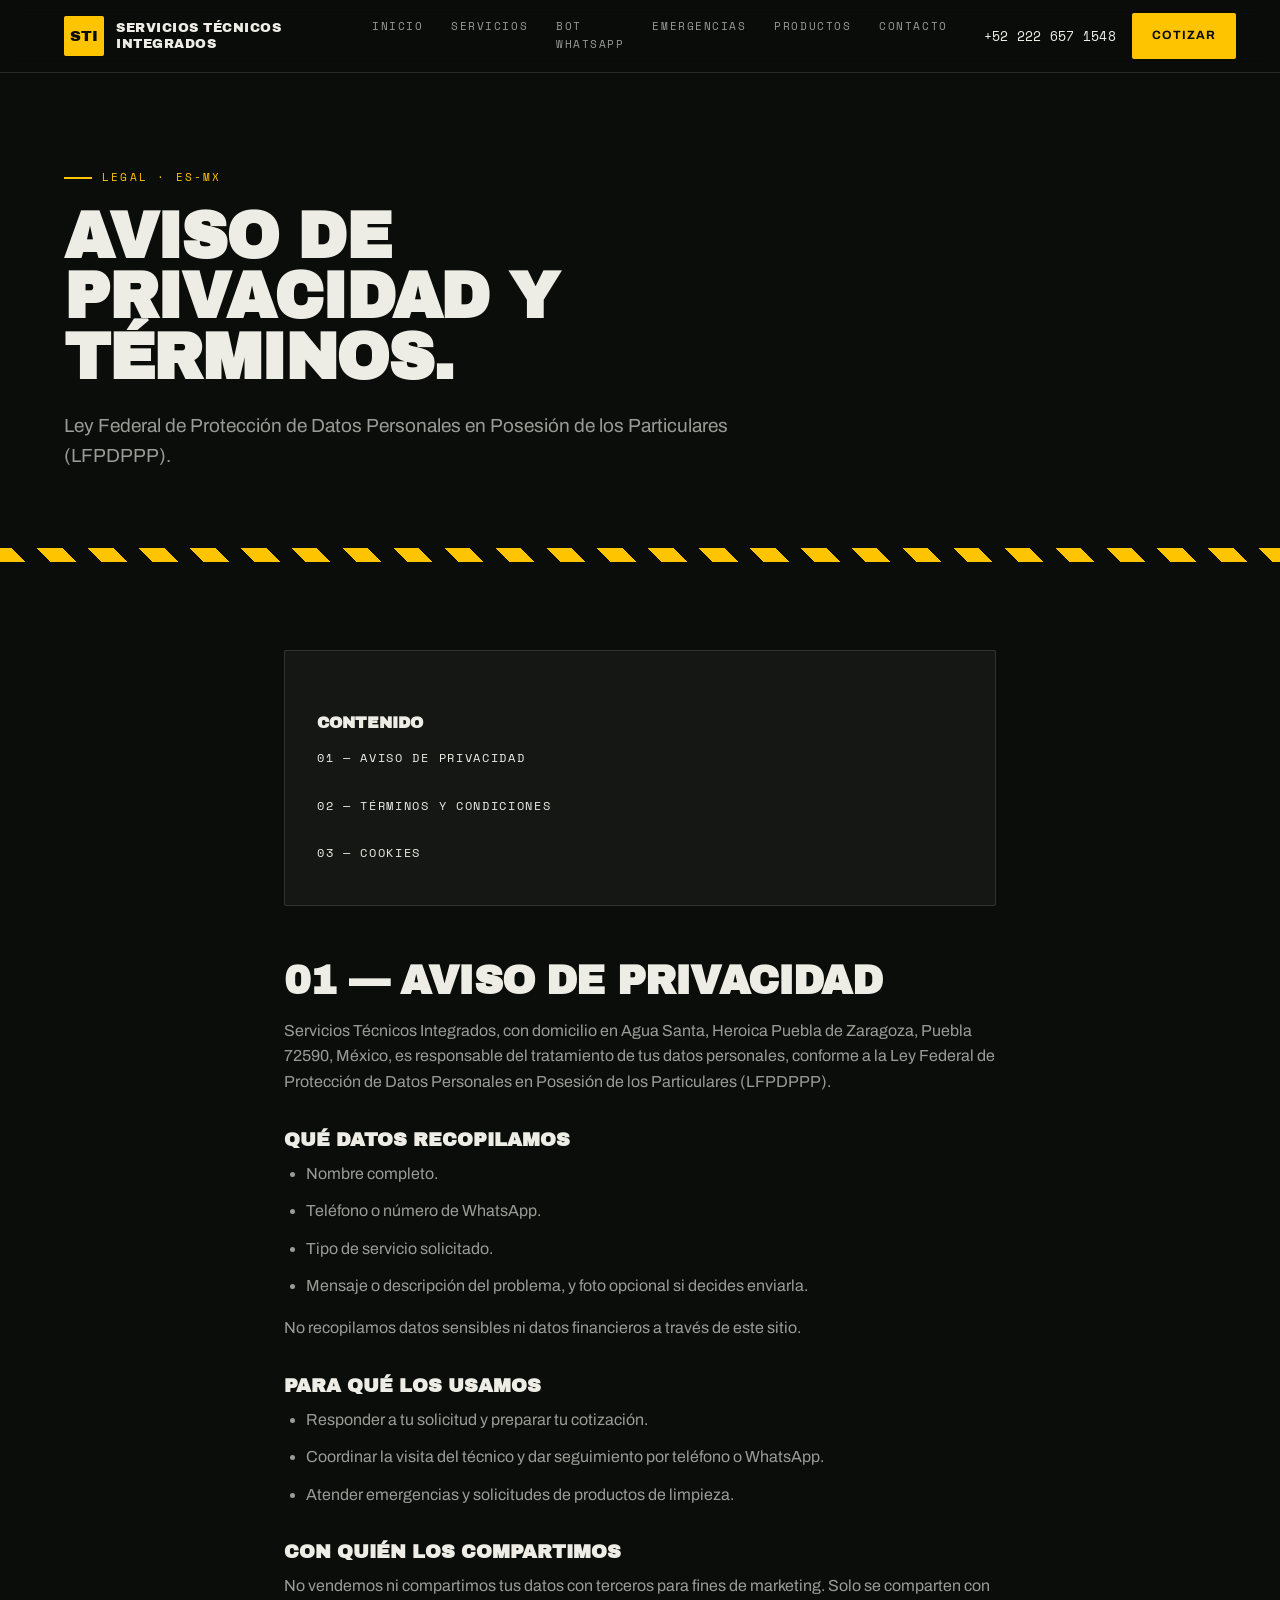
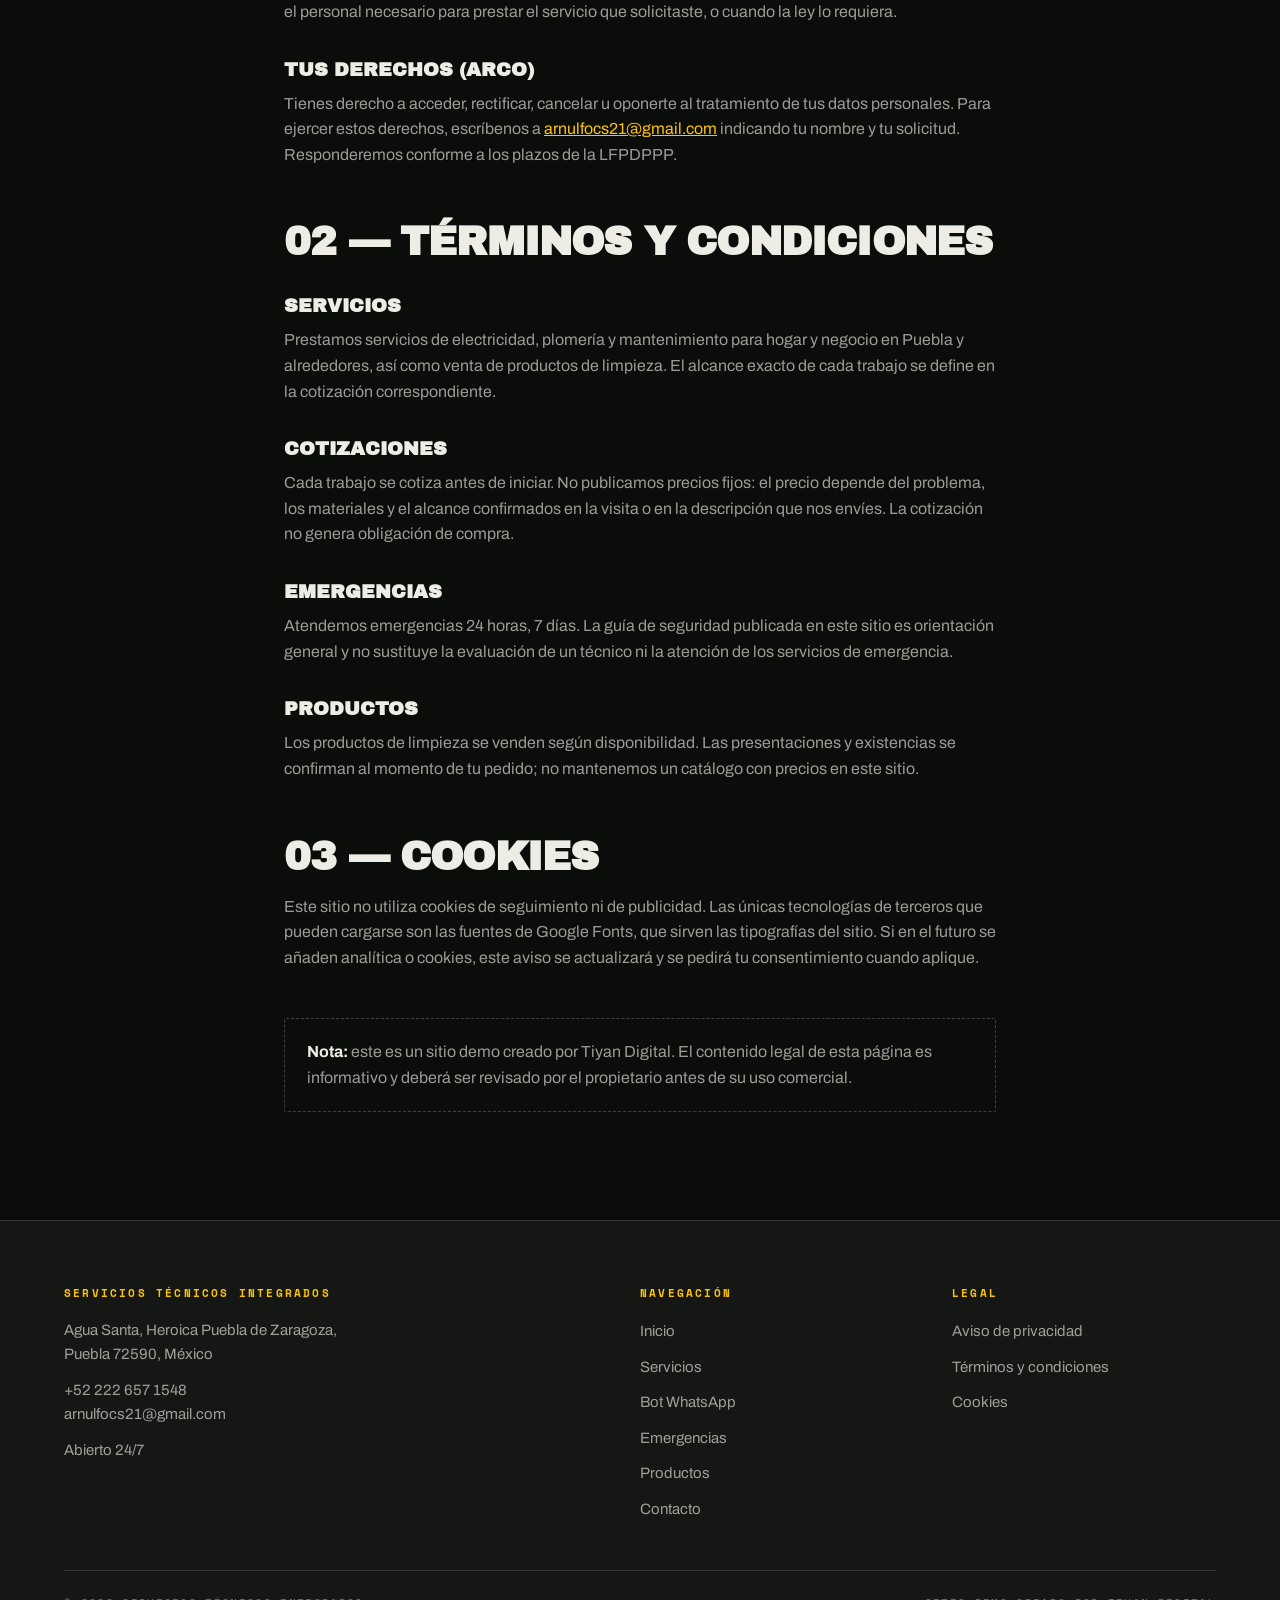
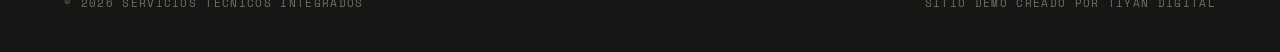
<file: legal.html>
<!DOCTYPE html>
<!-- BUSINESS_NAME = "Servicios Técnicos Integrados" — one swappable constant -->
<html lang="es-MX">
<head>
<meta charset="UTF-8">
<meta name="viewport" content="width=device-width, initial-scale=1.0">
<title>Aviso de Privacidad y Términos — Servicios Técnicos Integrados</title>
<meta name="description" content="Aviso de privacidad y términos y condiciones de Servicios Técnicos Integrados, conforme a la Ley Federal de Protección de Datos Personales en Posesión de los Particulares (LFPDPPP).">
<meta property="og:title" content="Aviso de Privacidad y Términos — Servicios Técnicos Integrados">
<meta property="og:description" content="Aviso de privacidad, términos y condiciones y nota de cookies.">
<meta property="og:type" content="website">
<meta property="og:locale" content="es_MX">
<link rel="preconnect" href="https://fonts.googleapis.com">
<link rel="preconnect" href="https://fonts.gstatic.com" crossorigin>
<link href="https://fonts.googleapis.com/css2?family=Archivo+Black&family=Archivo:wght@400;500;600;700&family=Space+Mono:wght@400;700&display=swap" rel="stylesheet">
<link rel="stylesheet" href="assets/css/main.css">
</head>
<body>
<a class="skip-link" href="#main" style="position:absolute;left:-9999px;top:0;background:var(--volt);color:#0B0D0A;padding:10px 16px;z-index:100;font-weight:700" onfocus="this.style.left='8px'" onblur="this.style.left='-9999px'">Saltar al contenido</a>

<header class="site-header">
  <div class="wrap header-in">
    <a class="brand" href="index.html" aria-label="Servicios Técnicos Integrados — Inicio">
      <span class="brand-mark" aria-hidden="true">STI</span>
      <span class="brand-name">Servicios Técnicos Integrados</span>
    </a>
    <button class="nav-toggle" aria-expanded="false" aria-controls="main-nav" aria-label="Abrir menú">
      <svg width="22" height="22" viewBox="0 0 22 22" fill="none" aria-hidden="true"><path d="M3 5h16M3 11h16M3 17h16" stroke="currentColor" stroke-width="2"/></svg>
    </button>
    <nav class="main-nav" id="main-nav" aria-label="Navegación principal">
      <a href="index.html">Inicio</a>
      <a href="servicios.html">Servicios</a>
      <a href="demo-bot.html">Bot WhatsApp</a>
      <a href="emergencias.html">Emergencias</a>
      <a href="productos.html">Productos</a>
      <a href="contacto.html">Contacto</a>
    </nav>
    <div class="header-cta">
      <a class="header-phone" href="tel:+522226571548">+52 222 657 1548</a>
      <a class="btn btn--sm" href="demo-bot.html">Cotizar</a>
    </div>
  </div>
</header>

<main id="main">
  <section class="hero" style="padding-bottom:40px">
    <div class="wrap">
      <p class="eyebrow">Legal · es-MX</p>
      <h1 style="font-size:clamp(36px,6vw,64px)">Aviso de privacidad y términos.</h1>
      <p class="lede">Ley Federal de Protección de Datos Personales en Posesión de los Particulares (LFPDPPP).</p>
    </div>
  </section>

  <div class="hazard" role="presentation" aria-hidden="true"></div>

  <section style="padding-top:48px">
    <div class="wrap legal-body">
      <div class="toc">
        <h3>Contenido</h3>
        <ol>
          <li><a href="#privacidad">01 — Aviso de privacidad</a></li>
          <li><a href="#terminos">02 — Términos y condiciones</a></li>
          <li><a href="#cookies">03 — Cookies</a></li>
        </ol>
      </div>

      <h2 id="privacidad">01 — Aviso de privacidad</h2>
      <p>Servicios Técnicos Integrados, con domicilio en Agua Santa, Heroica Puebla de Zaragoza, Puebla 72590, México, es responsable del tratamiento de tus datos personales, conforme a la Ley Federal de Protección de Datos Personales en Posesión de los Particulares (LFPDPPP).</p>

      <h3>Qué datos recopilamos</h3>
      <ul>
        <li>Nombre completo.</li>
        <li>Teléfono o número de WhatsApp.</li>
        <li>Tipo de servicio solicitado.</li>
        <li>Mensaje o descripción del problema, y foto opcional si decides enviarla.</li>
      </ul>
      <p>No recopilamos datos sensibles ni datos financieros a través de este sitio.</p>

      <h3>Para qué los usamos</h3>
      <ul>
        <li>Responder a tu solicitud y preparar tu cotización.</li>
        <li>Coordinar la visita del técnico y dar seguimiento por teléfono o WhatsApp.</li>
        <li>Atender emergencias y solicitudes de productos de limpieza.</li>
      </ul>

      <h3>Con quién los compartimos</h3>
      <p>No vendemos ni compartimos tus datos con terceros para fines de marketing. Solo se comparten con el personal necesario para prestar el servicio que solicitaste, o cuando la ley lo requiera.</p>

      <h3>Tus derechos (ARCO)</h3>
      <p>Tienes derecho a acceder, rectificar, cancelar u oponerte al tratamiento de tus datos personales. Para ejercer estos derechos, escríbenos a <a href="mailto:arnulfocs21@gmail.com">arnulfocs21@gmail.com</a> indicando tu nombre y tu solicitud. Responderemos conforme a los plazos de la LFPDPPP.</p>

      <h2 id="terminos">02 — Términos y condiciones</h2>
      <h3>Servicios</h3>
      <p>Prestamos servicios de electricidad, plomería y mantenimiento para hogar y negocio en Puebla y alrededores, así como venta de productos de limpieza. El alcance exacto de cada trabajo se define en la cotización correspondiente.</p>
      <h3>Cotizaciones</h3>
      <p>Cada trabajo se cotiza antes de iniciar. No publicamos precios fijos: el precio depende del problema, los materiales y el alcance confirmados en la visita o en la descripción que nos envíes. La cotización no genera obligación de compra.</p>
      <h3>Emergencias</h3>
      <p>Atendemos emergencias 24 horas, 7 días. La guía de seguridad publicada en este sitio es orientación general y no sustituye la evaluación de un técnico ni la atención de los servicios de emergencia.</p>
      <h3>Productos</h3>
      <p>Los productos de limpieza se venden según disponibilidad. Las presentaciones y existencias se confirman al momento de tu pedido; no mantenemos un catálogo con precios en este sitio.</p>

      <h2 id="cookies">03 — Cookies</h2>
      <p>Este sitio no utiliza cookies de seguimiento ni de publicidad. Las únicas tecnologías de terceros que pueden cargarse son las fuentes de Google Fonts, que sirven las tipografías del sitio. Si en el futuro se añaden analítica o cookies, este aviso se actualizará y se pedirá tu consentimiento cuando aplique.</p>

      <p class="note-box" style="margin-top:48px"><b>Nota:</b> este es un sitio demo creado por Tiyan Digital. El contenido legal de esta página es informativo y deberá ser revisado por el propietario antes de su uso comercial.</p>
    </div>
  </section>
</main>

<footer class="site-footer">
  <div class="wrap">
    <div class="footer-grid">
      <div>
        <h4>Servicios Técnicos Integrados</h4>
        <p>Agua Santa, Heroica Puebla de Zaragoza,<br>Puebla 72590, México</p>
        <p style="margin-top:12px"><a href="tel:+522226571548">+52 222 657 1548</a><br><a href="mailto:arnulfocs21@gmail.com">arnulfocs21@gmail.com</a></p>
        <p style="margin-top:12px">Abierto 24/7</p>
      </div>
      <div>
        <h4>Navegación</h4>
        <ul class="footer-list">
          <li><a href="index.html">Inicio</a></li>
          <li><a href="servicios.html">Servicios</a></li>
          <li><a href="demo-bot.html">Bot WhatsApp</a></li>
          <li><a href="emergencias.html">Emergencias</a></li>
          <li><a href="productos.html">Productos</a></li>
          <li><a href="contacto.html">Contacto</a></li>
        </ul>
      </div>
      <div>
        <h4>Legal</h4>
        <ul class="footer-list">
          <li><a href="legal.html">Aviso de privacidad</a></li>
          <li><a href="legal.html#terminos">Términos y condiciones</a></li>
          <li><a href="legal.html#cookies">Cookies</a></li>
        </ul>
      </div>
    </div>
    <div class="footer-bottom">
      <span>© 2026 Servicios Técnicos Integrados</span>
      <span>Sitio demo creado por Tiyan Digital</span>
    </div>
  </div>
</footer>

<div class="sticky-bar" role="navigation" aria-label="Acciones rápidas">
  <a class="btn btn--ghost" href="tel:+522226571548"><svg viewBox="0 0 24 24" fill="none" aria-hidden="true"><path d="M5 4h4l2 5-2.5 1.5a12 12 0 0 0 5 5L15 13l5 2v4a2 2 0 0 1-2 2A16 16 0 0 1 3 6a2 2 0 0 1 2-2Z" stroke="currentColor" stroke-width="1.8" stroke-linejoin="round"/></svg> Llamar</a>
  <a class="btn" href="demo-bot.html"><svg viewBox="0 0 24 24" fill="none" aria-hidden="true"><path d="M21 12a9 9 0 1 1-4.4-7.7L21 3l-1.2 4.3A8.96 8.96 0 0 1 21 12Z" stroke="currentColor" stroke-width="1.8" stroke-linejoin="round"/><path d="M8.5 10.5c.8 2 2.5 3.7 4.5 4.5l1.5-1.5 2.5 1.5c-.5 1.5-1.5 2-3 1.5-3.5-1.5-6-4-7.5-7.5-.5-1.5 0-2.5 1.5-3l1.5 2.5-1 2Z" fill="currentColor"/></svg> WhatsApp — Cotizar</a>
</div>

<script src="assets/js/main.js"></script>
</body>
</html>
</file>
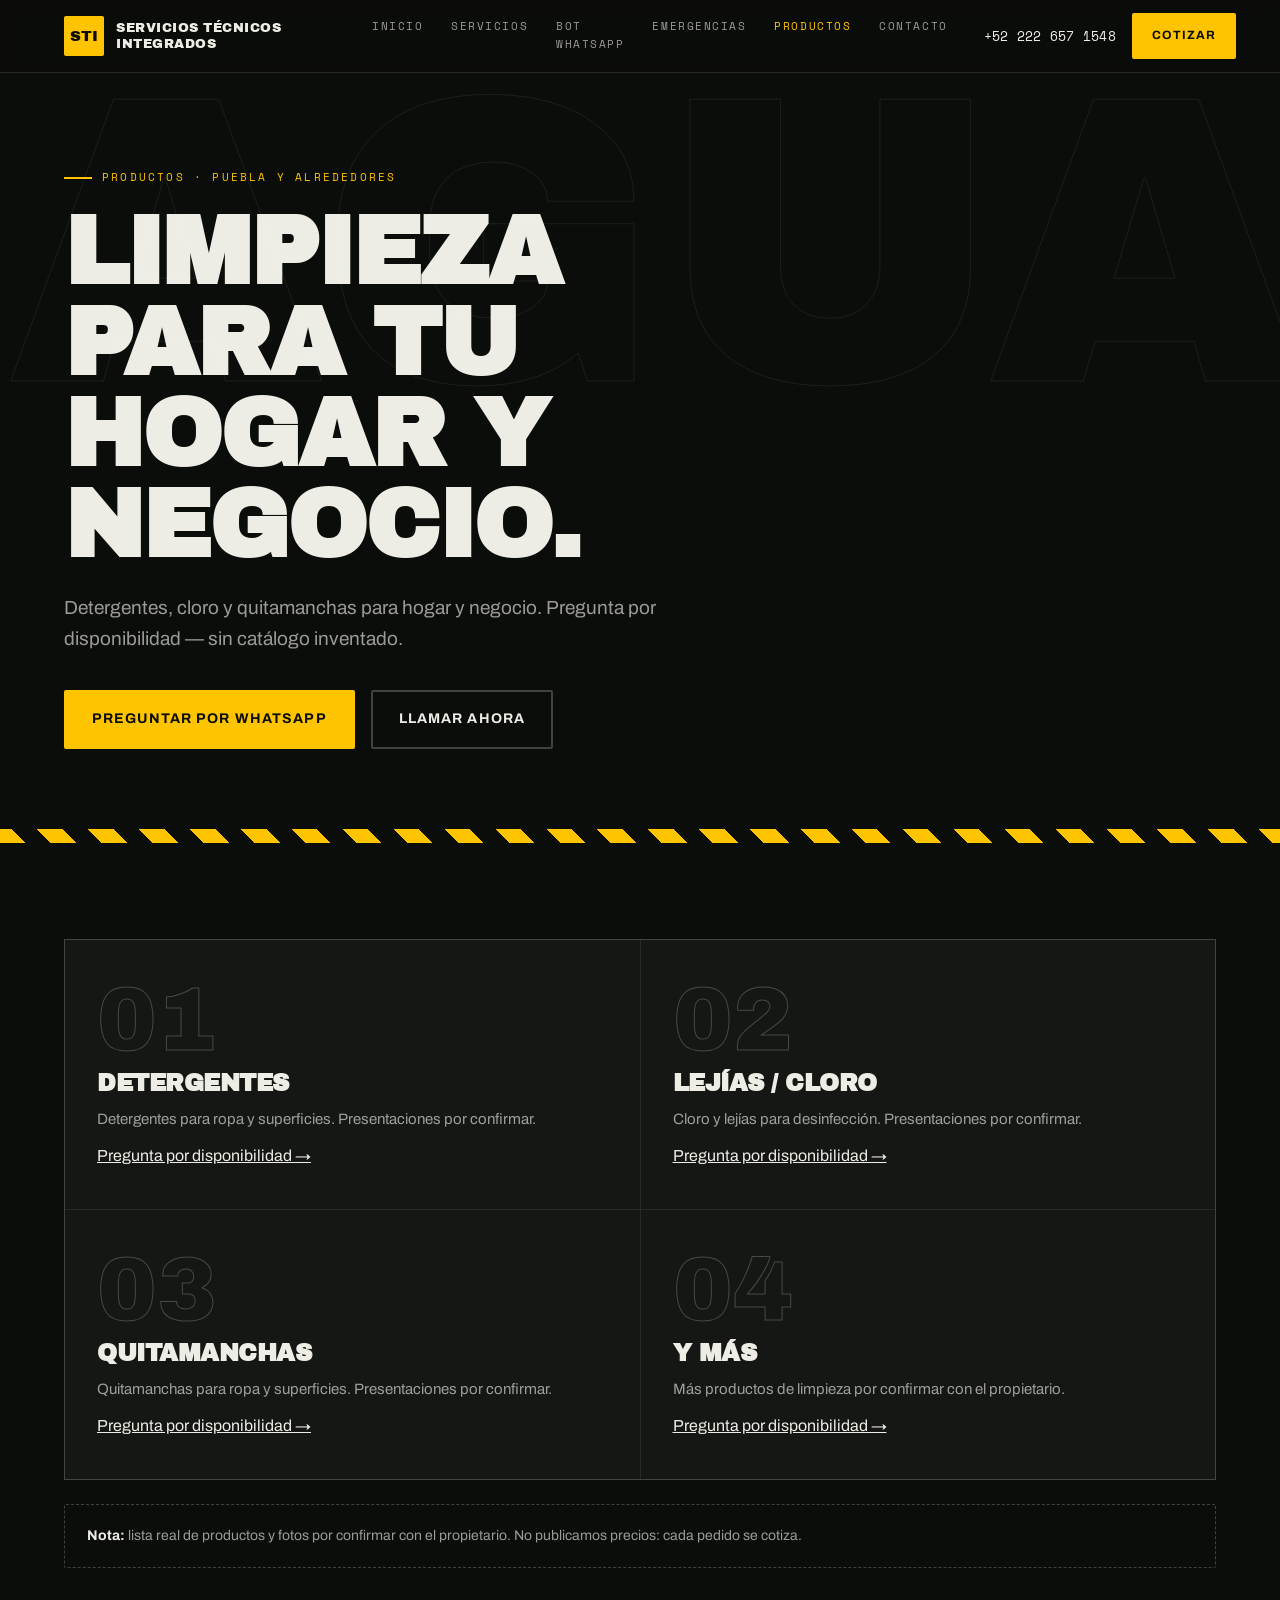
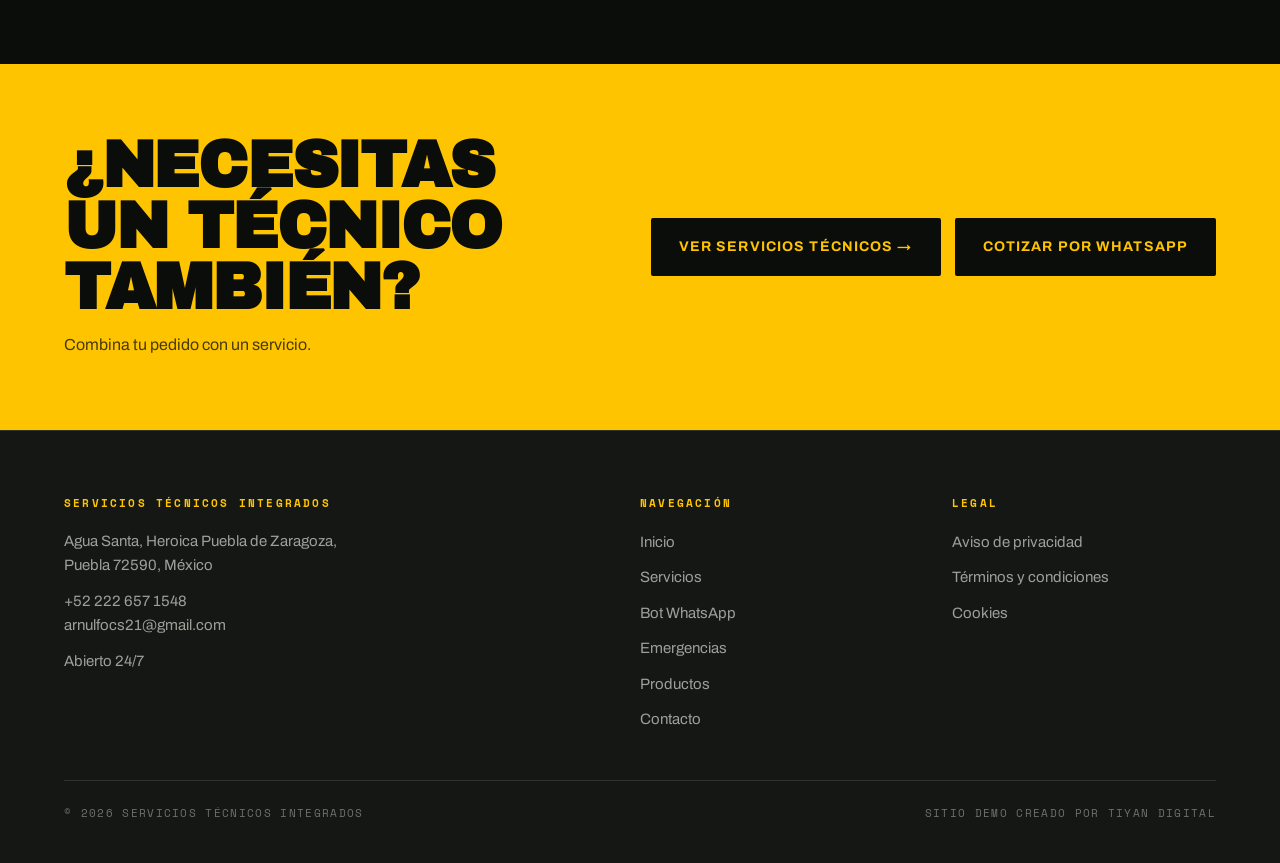
<file: productos.html>
<!DOCTYPE html>
<!-- BUSINESS_NAME = "Servicios Técnicos Integrados" — one swappable constant -->
<html lang="es-MX">
<head>
<meta charset="UTF-8">
<meta name="viewport" content="width=device-width, initial-scale=1.0">
<title>Productos de limpieza | Detergentes, cloro y quitamanchas — Servicios Técnicos Integrados</title>
<meta name="description" content="Detergentes, cloro y quitamanchas para hogar y negocio en Puebla. Pregunta por disponibilidad — sin catálogo inventado.">
<meta property="og:title" content="Productos de limpieza — Servicios Técnicos Integrados">
<meta property="og:description" content="Detergentes, cloro y quitamanchas para hogar y negocio. Pregunta por disponibilidad.">
<meta property="og:type" content="website">
<meta property="og:locale" content="es_MX">
<link rel="preconnect" href="https://fonts.googleapis.com">
<link rel="preconnect" href="https://fonts.gstatic.com" crossorigin>
<link href="https://fonts.googleapis.com/css2?family=Archivo+Black&family=Archivo:wght@400;500;600;700&family=Space+Mono:wght@400;700&display=swap" rel="stylesheet">
<link rel="stylesheet" href="assets/css/main.css">
</head>
<body>
<a class="skip-link" href="#main" style="position:absolute;left:-9999px;top:0;background:var(--volt);color:#0B0D0A;padding:10px 16px;z-index:100;font-weight:700" onfocus="this.style.left='8px'" onblur="this.style.left='-9999px'">Saltar al contenido</a>

<header class="site-header">
  <div class="wrap header-in">
    <a class="brand" href="index.html" aria-label="Servicios Técnicos Integrados — Inicio">
      <span class="brand-mark" aria-hidden="true">STI</span>
      <span class="brand-name">Servicios Técnicos Integrados</span>
    </a>
    <button class="nav-toggle" aria-expanded="false" aria-controls="main-nav" aria-label="Abrir menú">
      <svg width="22" height="22" viewBox="0 0 22 22" fill="none" aria-hidden="true"><path d="M3 5h16M3 11h16M3 17h16" stroke="currentColor" stroke-width="2"/></svg>
    </button>
    <nav class="main-nav" id="main-nav" aria-label="Navegación principal">
      <a href="index.html">Inicio</a>
      <a href="servicios.html">Servicios</a>
      <a href="demo-bot.html">Bot WhatsApp</a>
      <a href="emergencias.html">Emergencias</a>
      <a href="productos.html" aria-current="page">Productos</a>
      <a href="contacto.html">Contacto</a>
    </nav>
    <div class="header-cta">
      <a class="header-phone" href="tel:+522226571548">+52 222 657 1548</a>
      <a class="btn btn--sm" href="demo-bot.html">Cotizar</a>
    </div>
  </div>
</header>

<main id="main">
  <section class="hero">
    <span class="ghost" aria-hidden="true">AGUA</span>
    <div class="wrap">
      <p class="eyebrow">Productos · Puebla y alrededores</p>
      <h1>Limpieza para tu hogar y negocio.</h1>
      <p class="lede">Detergentes, cloro y quitamanchas para hogar y negocio. Pregunta por disponibilidad — sin catálogo inventado.</p>
      <div class="hero-ctas">
        <a class="btn" href="demo-bot.html">Preguntar por WhatsApp</a>
        <a class="btn btn--ghost" href="tel:+522226571548">Llamar ahora</a>
      </div>
    </div>
  </section>

  <div class="hazard" role="presentation" aria-hidden="true"></div>

  <section>
    <div class="wrap">
      <div class="product-grid reveal">
        <article class="product-card"><span class="num">01</span><h3>Detergentes</h3><p>Detergentes para ropa y superficies. Presentaciones por confirmar.</p><a class="card-link" href="demo-bot.html">Pregunta por disponibilidad →</a></article>
        <article class="product-card"><span class="num">02</span><h3>Lejías / Cloro</h3><p>Cloro y lejías para desinfección. Presentaciones por confirmar.</p><a class="card-link" href="demo-bot.html">Pregunta por disponibilidad →</a></article>
        <article class="product-card"><span class="num">03</span><h3>Quitamanchas</h3><p>Quitamanchas para ropa y superficies. Presentaciones por confirmar.</p><a class="card-link" href="demo-bot.html">Pregunta por disponibilidad →</a></article>
        <article class="product-card"><span class="num">04</span><h3>Y más</h3><p>Más productos de limpieza por confirmar con el propietario.</p><a class="card-link" href="demo-bot.html">Pregunta por disponibilidad →</a></article>
      </div>
      <p class="note-box" style="margin-top:24px"><b>Nota:</b> lista real de productos y fotos por confirmar con el propietario. No publicamos precios: cada pedido se cotiza.</p>
    </div>
  </section>

  <!-- CROSS-LINK -->
  <section class="band-volt" style="padding:72px 0">
    <div class="wrap band-in reveal">
      <div class="band-text">
        <h2>¿Necesitas un técnico también?</h2>
        <p style="margin-top:14px">Combina tu pedido con un servicio.</p>
      </div>
      <div class="band-ctas">
        <a class="btn btn--dark" href="servicios.html">Ver servicios técnicos →</a>
        <a class="btn btn--dark" href="demo-bot.html">Cotizar por WhatsApp</a>
      </div>
    </div>
  </section>
</main>

<footer class="site-footer">
  <div class="wrap">
    <div class="footer-grid">
      <div>
        <h4>Servicios Técnicos Integrados</h4>
        <p>Agua Santa, Heroica Puebla de Zaragoza,<br>Puebla 72590, México</p>
        <p style="margin-top:12px"><a href="tel:+522226571548">+52 222 657 1548</a><br><a href="mailto:arnulfocs21@gmail.com">arnulfocs21@gmail.com</a></p>
        <p style="margin-top:12px">Abierto 24/7</p>
      </div>
      <div>
        <h4>Navegación</h4>
        <ul class="footer-list">
          <li><a href="index.html">Inicio</a></li>
          <li><a href="servicios.html">Servicios</a></li>
          <li><a href="demo-bot.html">Bot WhatsApp</a></li>
          <li><a href="emergencias.html">Emergencias</a></li>
          <li><a href="productos.html">Productos</a></li>
          <li><a href="contacto.html">Contacto</a></li>
        </ul>
      </div>
      <div>
        <h4>Legal</h4>
        <ul class="footer-list">
          <li><a href="legal.html">Aviso de privacidad</a></li>
          <li><a href="legal.html#terminos">Términos y condiciones</a></li>
          <li><a href="legal.html#cookies">Cookies</a></li>
        </ul>
      </div>
    </div>
    <div class="footer-bottom">
      <span>© 2026 Servicios Técnicos Integrados</span>
      <span>Sitio demo creado por Tiyan Digital</span>
    </div>
  </div>
</footer>

<div class="sticky-bar" role="navigation" aria-label="Acciones rápidas">
  <a class="btn btn--ghost" href="tel:+522226571548"><svg viewBox="0 0 24 24" fill="none" aria-hidden="true"><path d="M5 4h4l2 5-2.5 1.5a12 12 0 0 0 5 5L15 13l5 2v4a2 2 0 0 1-2 2A16 16 0 0 1 3 6a2 2 0 0 1 2-2Z" stroke="currentColor" stroke-width="1.8" stroke-linejoin="round"/></svg> Llamar</a>
  <a class="btn" href="demo-bot.html"><svg viewBox="0 0 24 24" fill="none" aria-hidden="true"><path d="M21 12a9 9 0 1 1-4.4-7.7L21 3l-1.2 4.3A8.96 8.96 0 0 1 21 12Z" stroke="currentColor" stroke-width="1.8" stroke-linejoin="round"/><path d="M8.5 10.5c.8 2 2.5 3.7 4.5 4.5l1.5-1.5 2.5 1.5c-.5 1.5-1.5 2-3 1.5-3.5-1.5-6-4-7.5-7.5-.5-1.5 0-2.5 1.5-3l1.5 2.5-1 2Z" fill="currentColor"/></svg> WhatsApp — Cotizar</a>
</div>

<script src="assets/js/main.js"></script>
</body>
</html>
</file>
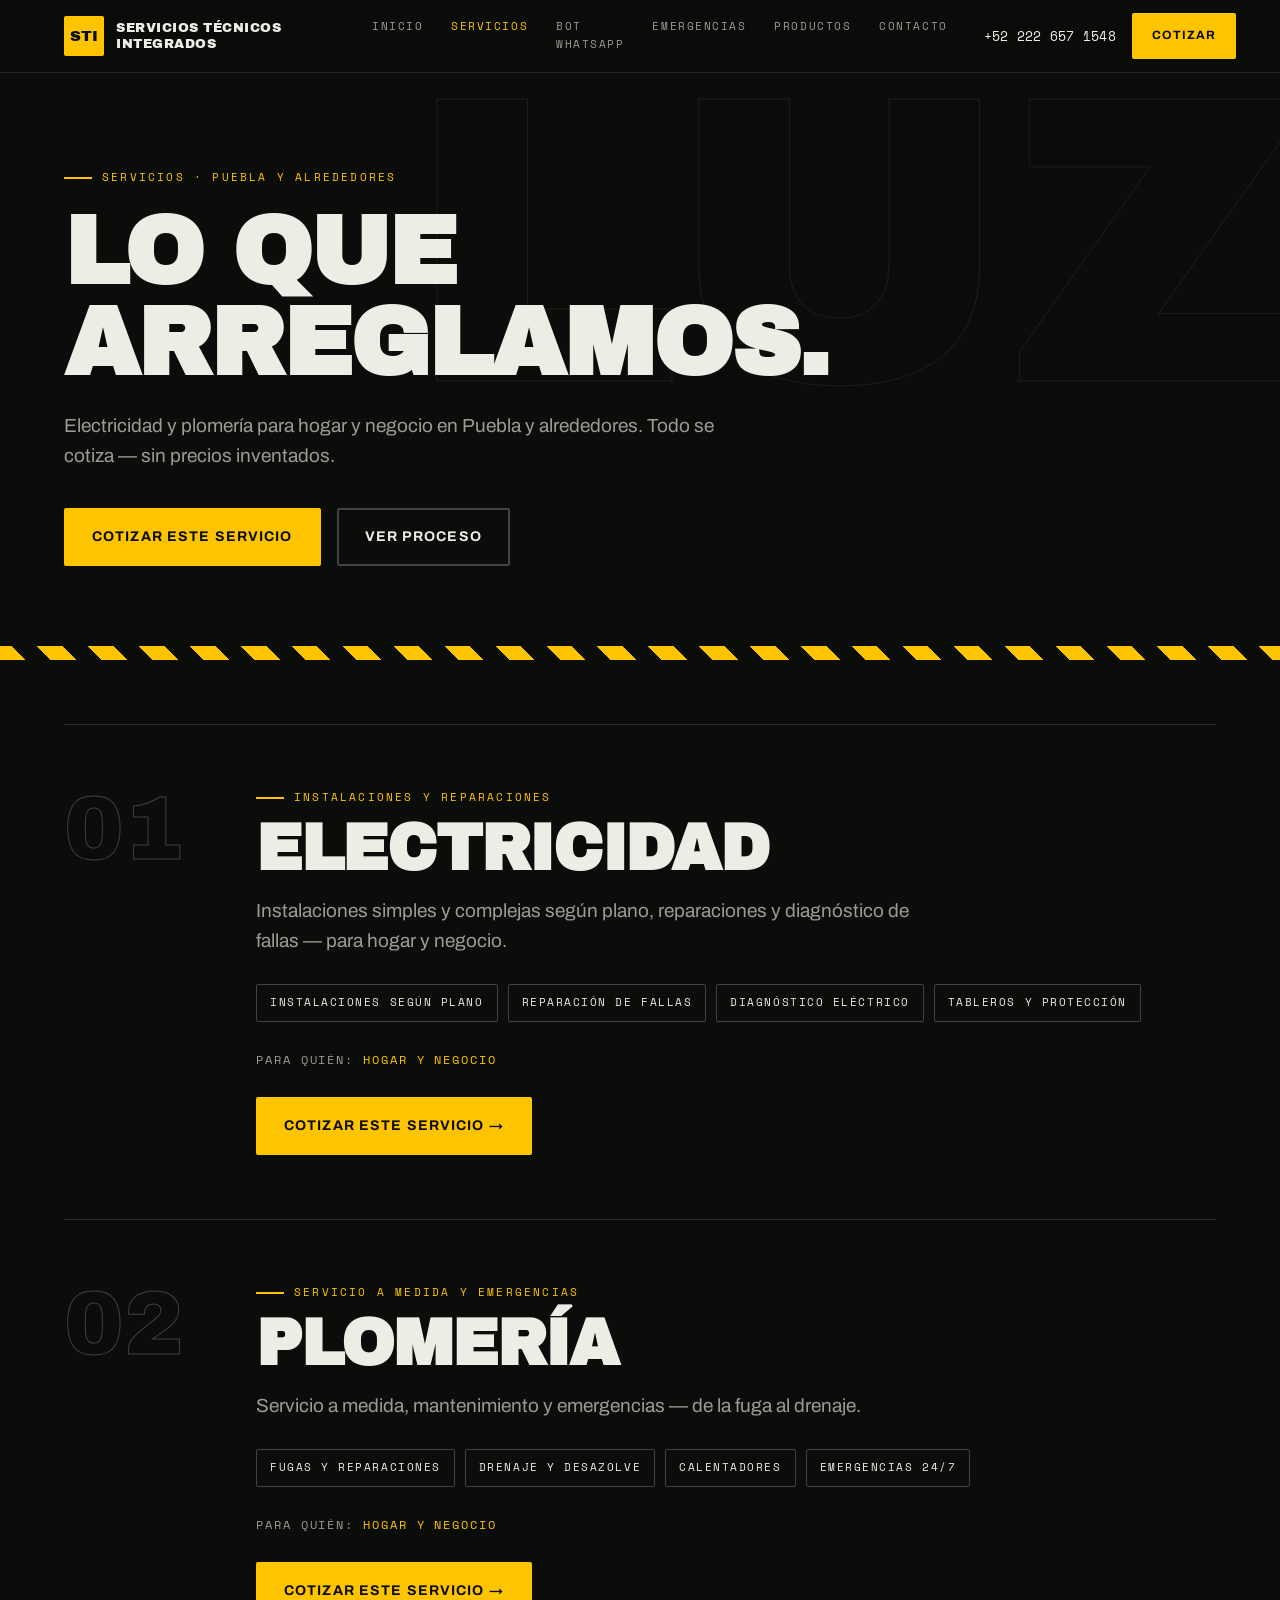
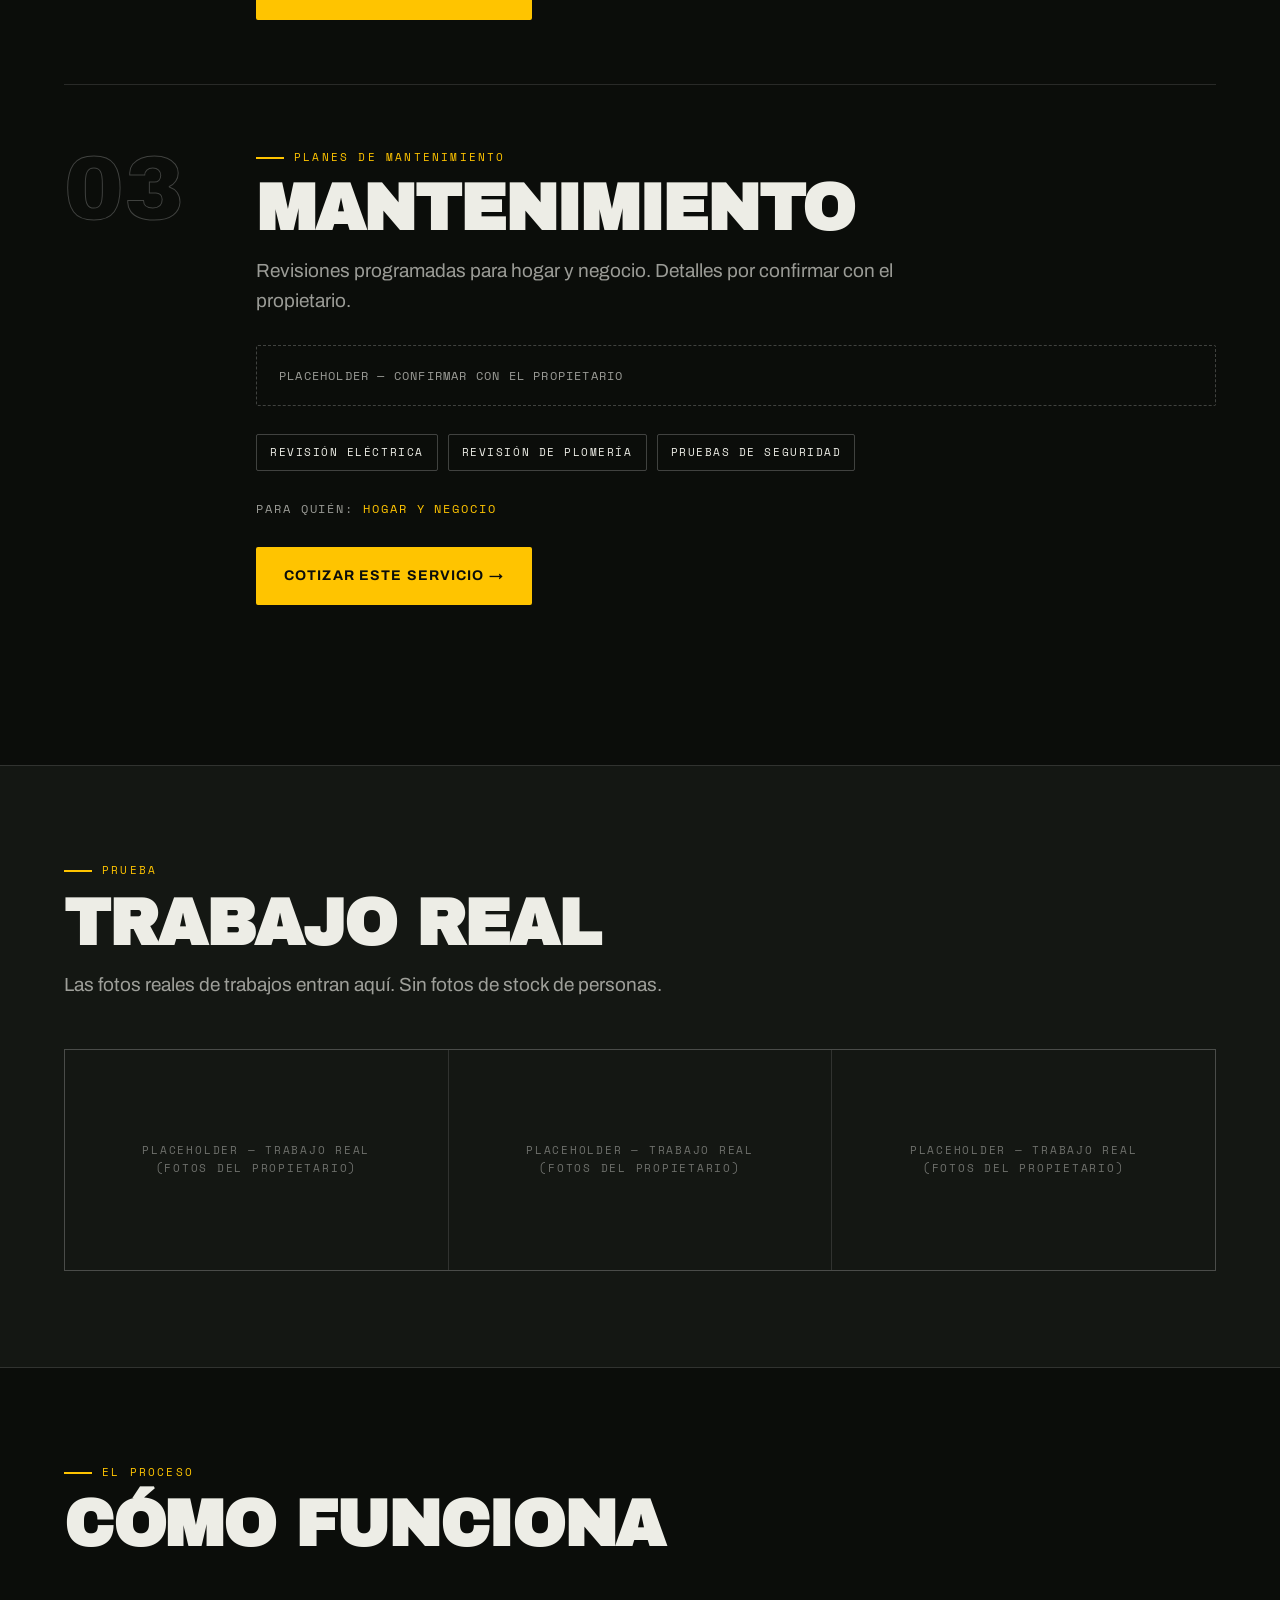
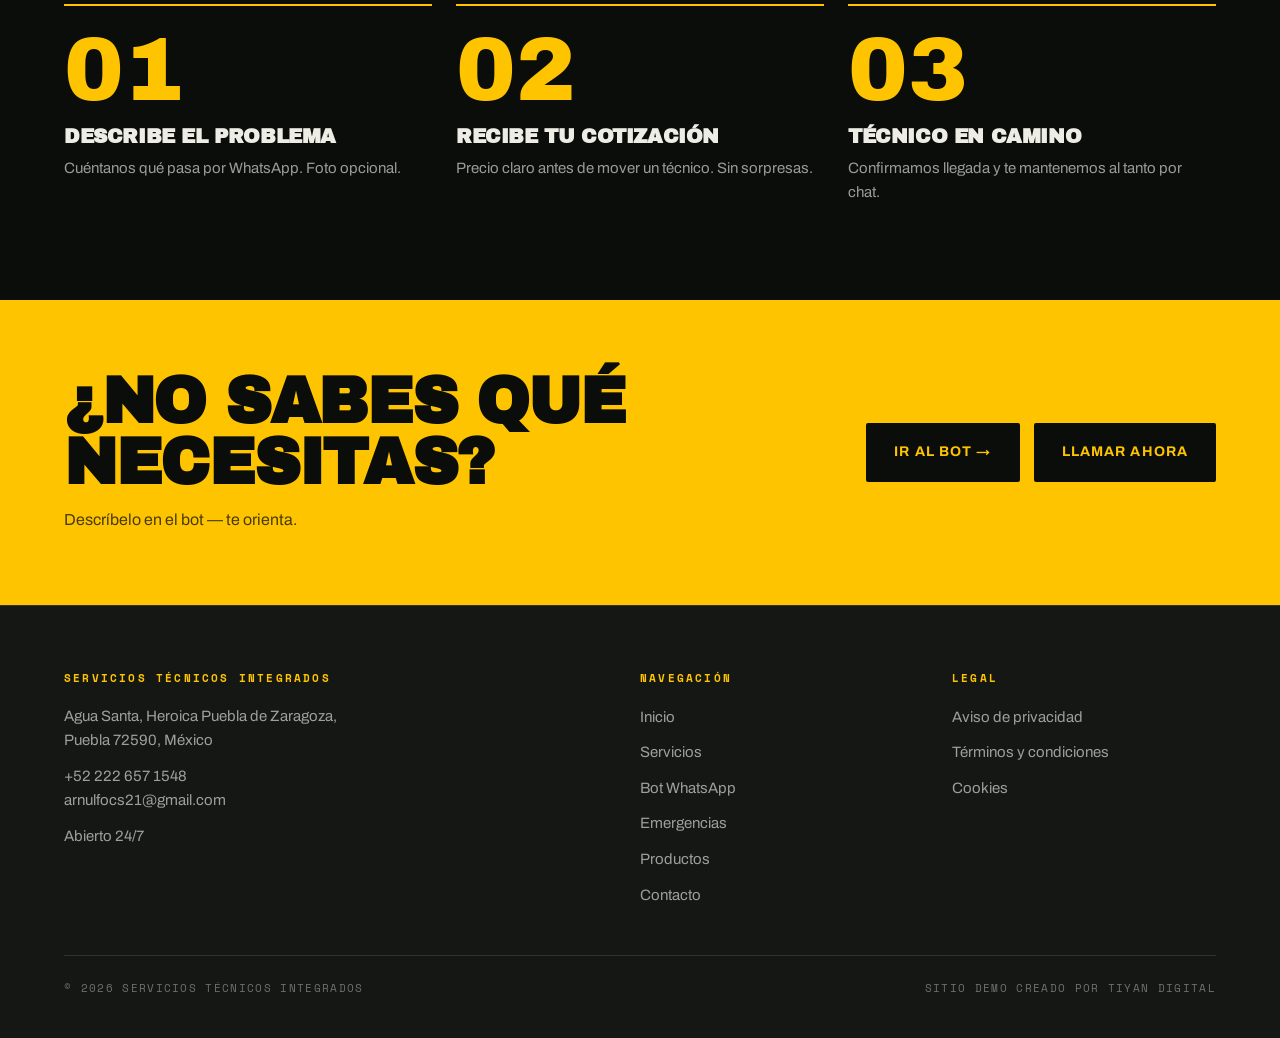
<file: servicios.html>
<!DOCTYPE html>
<!-- BUSINESS_NAME = "Servicios Técnicos Integrados" — one swappable constant -->
<html lang="es-MX">
<head>
<meta charset="UTF-8">
<meta name="viewport" content="width=device-width, initial-scale=1.0">
<title>Servicios | Electricidad, Plomería y Mantenimiento — Servicios Técnicos Integrados</title>
<meta name="description" content="Electricidad y plomería para hogar y negocio en Puebla y alrededores: instalaciones según plano, reparaciones, diagnóstico de fallas y planes de mantenimiento. Todo se cotiza.">
<meta property="og:title" content="Servicios — Servicios Técnicos Integrados">
<meta property="og:description" content="Electricidad, plomería y mantenimiento para hogar y negocio en Puebla y alrededores. Todo se cotiza, sin precios inventados.">
<meta property="og:type" content="website">
<meta property="og:locale" content="es_MX">
<link rel="preconnect" href="https://fonts.googleapis.com">
<link rel="preconnect" href="https://fonts.gstatic.com" crossorigin>
<link href="https://fonts.googleapis.com/css2?family=Archivo+Black&family=Archivo:wght@400;500;600;700&family=Space+Mono:wght@400;700&display=swap" rel="stylesheet">
<link rel="stylesheet" href="assets/css/main.css">
</head>
<body>
<a class="skip-link" href="#main" style="position:absolute;left:-9999px;top:0;background:var(--volt);color:#0B0D0A;padding:10px 16px;z-index:100;font-weight:700" onfocus="this.style.left='8px'" onblur="this.style.left='-9999px'">Saltar al contenido</a>

<header class="site-header">
  <div class="wrap header-in">
    <a class="brand" href="index.html" aria-label="Servicios Técnicos Integrados — Inicio">
      <span class="brand-mark" aria-hidden="true">STI</span>
      <span class="brand-name">Servicios Técnicos Integrados</span>
    </a>
    <button class="nav-toggle" aria-expanded="false" aria-controls="main-nav" aria-label="Abrir menú">
      <svg width="22" height="22" viewBox="0 0 22 22" fill="none" aria-hidden="true"><path d="M3 5h16M3 11h16M3 17h16" stroke="currentColor" stroke-width="2"/></svg>
    </button>
    <nav class="main-nav" id="main-nav" aria-label="Navegación principal">
      <a href="index.html">Inicio</a>
      <a href="servicios.html" aria-current="page">Servicios</a>
      <a href="demo-bot.html">Bot WhatsApp</a>
      <a href="emergencias.html">Emergencias</a>
      <a href="productos.html">Productos</a>
      <a href="contacto.html">Contacto</a>
    </nav>
    <div class="header-cta">
      <a class="header-phone" href="tel:+522226571548">+52 222 657 1548</a>
      <a class="btn btn--sm" href="demo-bot.html">Cotizar</a>
    </div>
  </div>
</header>

<main id="main">
  <section class="hero">
    <span class="ghost" aria-hidden="true">LUZ</span>
    <div class="wrap">
      <p class="eyebrow">Servicios · Puebla y alrededores</p>
      <h1>Lo que<br>arreglamos.</h1>
      <p class="lede">Electricidad y plomería para hogar y negocio en Puebla y alrededores. Todo se cotiza — sin precios inventados.</p>
      <div class="hero-ctas">
        <a class="btn" href="demo-bot.html">Cotizar este servicio</a>
        <a class="btn btn--ghost" href="#proceso">Ver proceso</a>
      </div>
    </div>
  </section>

  <div class="hazard" role="presentation" aria-hidden="true"></div>

  <!-- 01 ELECTRICIDAD -->
  <section style="padding-top:64px">
    <div class="wrap">
      <div class="service-block reveal">
        <span class="num">01</span>
        <div>
          <p class="eyebrow">Instalaciones y reparaciones</p>
          <h2>Electricidad</h2>
          <p class="lede">Instalaciones simples y complejas según plano, reparaciones y diagnóstico de fallas — para hogar y negocio.</p>
          <ul class="tag-list">
            <li>Instalaciones según plano</li>
            <li>Reparación de fallas</li>
            <li>Diagnóstico eléctrico</li>
            <li>Tableros y protección</li>
          </ul>
          <p class="who">Para quién: <b>Hogar y negocio</b></p>
          <a class="btn" href="demo-bot.html">Cotizar este servicio →</a>
        </div>
      </div>

      <!-- 02 PLOMERÍA -->
      <div class="service-block reveal">
        <span class="num">02</span>
        <div>
          <p class="eyebrow">Servicio a medida y emergencias</p>
          <h2>Plomería</h2>
          <p class="lede">Servicio a medida, mantenimiento y emergencias — de la fuga al drenaje.</p>
          <ul class="tag-list">
            <li>Fugas y reparaciones</li>
            <li>Drenaje y desazolve</li>
            <li>Calentadores</li>
            <li>Emergencias 24/7</li>
          </ul>
          <p class="who">Para quién: <b>Hogar y negocio</b></p>
          <a class="btn" href="demo-bot.html">Cotizar este servicio →</a>
        </div>
      </div>

      <!-- 03 MANTENIMIENTO -->
      <div class="service-block reveal">
        <span class="num">03</span>
        <div>
          <p class="eyebrow">Planes de mantenimiento</p>
          <h2>Mantenimiento</h2>
          <p class="lede">Revisiones programadas para hogar y negocio. Detalles por confirmar con el propietario.</p>
          <div class="placeholder-note" style="margin-bottom:28px">Placeholder — confirmar con el propietario</div>
          <ul class="tag-list">
            <li>Revisión eléctrica</li>
            <li>Revisión de plomería</li>
            <li>Pruebas de seguridad</li>
          </ul>
          <p class="who">Para quién: <b>Hogar y negocio</b></p>
          <a class="btn" href="demo-bot.html">Cotizar este servicio →</a>
        </div>
      </div>
    </div>
  </section>

  <!-- TRABAJO REAL -->
  <section style="background:var(--surface);border-top:1px solid var(--line);border-bottom:1px solid var(--line)">
    <div class="wrap">
      <div class="section-head reveal">
        <p class="eyebrow">Prueba</p>
        <h2>Trabajo real</h2>
        <p class="lede">Las fotos reales de trabajos entran aquí. Sin fotos de stock de personas.</p>
      </div>
      <div class="proof-grid reveal">
        <div class="proof-cell"><p>Placeholder — Trabajo real<br>(fotos del propietario)</p></div>
        <div class="proof-cell"><p>Placeholder — Trabajo real<br>(fotos del propietario)</p></div>
        <div class="proof-cell"><p>Placeholder — Trabajo real<br>(fotos del propietario)</p></div>
      </div>
    </div>
  </section>

  <!-- PROCESO -->
  <section id="proceso">
    <div class="wrap">
      <div class="section-head reveal">
        <p class="eyebrow">El proceso</p>
        <h2>Cómo funciona</h2>
      </div>
      <div class="grid-3 reveal">
        <div class="step"><span class="num num--volt">01</span><h3>Describe el problema</h3><p>Cuéntanos qué pasa por WhatsApp. Foto opcional.</p></div>
        <div class="step"><span class="num num--volt">02</span><h3>Recibe tu cotización</h3><p>Precio claro antes de mover un técnico. Sin sorpresas.</p></div>
        <div class="step"><span class="num num--volt">03</span><h3>Técnico en camino</h3><p>Confirmamos llegada y te mantenemos al tanto por chat.</p></div>
      </div>
    </div>
  </section>

  <!-- CTA -->
  <section class="band-volt" style="padding:72px 0">
    <div class="wrap band-in reveal">
      <div class="band-text">
        <h2>¿No sabes qué necesitas?</h2>
        <p style="margin-top:14px">Descríbelo en el bot — te orienta.</p>
      </div>
      <div class="band-ctas">
        <a class="btn btn--dark" href="demo-bot.html">Ir al bot →</a>
        <a class="btn btn--dark" href="tel:+522226571548">Llamar ahora</a>
      </div>
    </div>
  </section>
</main>

<footer class="site-footer">
  <div class="wrap">
    <div class="footer-grid">
      <div>
        <h4>Servicios Técnicos Integrados</h4>
        <p>Agua Santa, Heroica Puebla de Zaragoza,<br>Puebla 72590, México</p>
        <p style="margin-top:12px"><a href="tel:+522226571548">+52 222 657 1548</a><br><a href="mailto:arnulfocs21@gmail.com">arnulfocs21@gmail.com</a></p>
        <p style="margin-top:12px">Abierto 24/7</p>
      </div>
      <div>
        <h4>Navegación</h4>
        <ul class="footer-list">
          <li><a href="index.html">Inicio</a></li>
          <li><a href="servicios.html">Servicios</a></li>
          <li><a href="demo-bot.html">Bot WhatsApp</a></li>
          <li><a href="emergencias.html">Emergencias</a></li>
          <li><a href="productos.html">Productos</a></li>
          <li><a href="contacto.html">Contacto</a></li>
        </ul>
      </div>
      <div>
        <h4>Legal</h4>
        <ul class="footer-list">
          <li><a href="legal.html">Aviso de privacidad</a></li>
          <li><a href="legal.html#terminos">Términos y condiciones</a></li>
          <li><a href="legal.html#cookies">Cookies</a></li>
        </ul>
      </div>
    </div>
    <div class="footer-bottom">
      <span>© 2026 Servicios Técnicos Integrados</span>
      <span>Sitio demo creado por Tiyan Digital</span>
    </div>
  </div>
</footer>

<div class="sticky-bar" role="navigation" aria-label="Acciones rápidas">
  <a class="btn btn--ghost" href="tel:+522226571548"><svg viewBox="0 0 24 24" fill="none" aria-hidden="true"><path d="M5 4h4l2 5-2.5 1.5a12 12 0 0 0 5 5L15 13l5 2v4a2 2 0 0 1-2 2A16 16 0 0 1 3 6a2 2 0 0 1 2-2Z" stroke="currentColor" stroke-width="1.8" stroke-linejoin="round"/></svg> Llamar</a>
  <a class="btn" href="demo-bot.html"><svg viewBox="0 0 24 24" fill="none" aria-hidden="true"><path d="M21 12a9 9 0 1 1-4.4-7.7L21 3l-1.2 4.3A8.96 8.96 0 0 1 21 12Z" stroke="currentColor" stroke-width="1.8" stroke-linejoin="round"/><path d="M8.5 10.5c.8 2 2.5 3.7 4.5 4.5l1.5-1.5 2.5 1.5c-.5 1.5-1.5 2-3 1.5-3.5-1.5-6-4-7.5-7.5-.5-1.5 0-2.5 1.5-3l1.5 2.5-1 2Z" fill="currentColor"/></svg> WhatsApp — Cotizar</a>
</div>

<script src="assets/js/main.js"></script>
</body>
</html>
</file>
<file: assets/css/main.css>
/* ============================================================
   SERVICIOS TÉCNICOS INTEGRADOS — "Noche Industrial / Volt"
   Tokens per STITCH-EXPORT.md (project 1845290218630668022)
   Fonts: Archivo Black (display) + Archivo (body) + Space Mono (labels)
   BUSINESS_NAME = "Servicios Técnicos Integrados" (one constant)
   ============================================================ */
:root{
  --bg:#0B0D0A;
  --surface:#141713;
  --surface-2:#1B1F1A;
  --volt:#FFC400;
  --volt-ink:#0B0D0A;
  --text:#EDEDE6;
  --muted:rgba(237,237,230,.64);
  --faint:rgba(237,237,230,.42);
  --line:rgba(255,255,255,.12);
  --line-strong:rgba(255,255,255,.22);
  --error:#FF3B30;
  --paper:#F4F1EA;          /* light panel exception: bot phone mock only */
  --radius:2px;
  --max:1200px;
  --gutter:24px;
  --font-display:"Archivo Black", "Arial Black", Impact, sans-serif;
  --font-body:"Archivo", "Helvetica Neue", Arial, sans-serif;
  --font-mono:"Space Mono", "Courier New", monospace;
  --ease:cubic-bezier(0.16,1,0.3,1);
}
*{box-sizing:border-box;margin:0;padding:0}
html{scroll-behavior:smooth}
html,body{overflow-x:hidden}
body{
  background:var(--bg);
  color:var(--text);
  font-family:var(--font-body);
  font-size:16px;line-height:1.6;
  -webkit-font-smoothing:antialiased;
}
::selection{background:var(--volt);color:var(--volt-ink)}
img,svg{display:block;max-width:100%}
a{color:inherit}
button{font-family:inherit;cursor:pointer}
:focus-visible{outline:2px solid var(--volt);outline-offset:3px}

/* ---------- type ---------- */
h1,h2,h3{font-family:var(--font-display);font-weight:900;text-transform:uppercase;line-height:.95;letter-spacing:-.02em}
h1{font-size:clamp(44px,8.5vw,96px)}
h2{font-size:clamp(32px,5vw,64px)}
h3{font-size:clamp(22px,3vw,36px)}
.lede{font-size:clamp(16px,1.6vw,19px);color:var(--muted);max-width:62ch}
.eyebrow,.label{
  font-family:var(--font-mono);font-size:11px;letter-spacing:.2em;
  text-transform:uppercase;color:var(--muted);
}
.eyebrow{color:var(--volt);display:flex;align-items:center;gap:10px}
.eyebrow::before{content:"";width:28px;height:2px;background:var(--volt);flex:none}
.num{
  font-family:var(--font-display);font-size:clamp(56px,7vw,96px);line-height:.9;
  color:transparent;-webkit-text-stroke:1px var(--line-strong);
}
.num--volt{color:var(--volt);-webkit-text-stroke:0}

/* ---------- layout ---------- */
.wrap{max-width:var(--max);margin:0 auto;padding:0 var(--gutter)}
section{padding:96px 0}
.section-head{margin-bottom:48px;max-width:820px}
.section-head h2{margin:14px 0 16px}
.rule{height:1px;background:var(--line);border:0}

/* ---------- header ---------- */
.site-header{
  position:sticky;top:0;z-index:60;
  background:rgba(11,13,10,.92);backdrop-filter:blur(8px);
  border-bottom:1px solid var(--line);
}
.header-in{display:flex;align-items:center;gap:24px;height:72px}
.brand{display:flex;align-items:center;gap:12px;text-decoration:none;flex:none}
.brand-mark{
  width:40px;height:40px;background:var(--volt);color:var(--volt-ink);
  display:grid;place-items:center;font-family:var(--font-display);font-size:15px;
  letter-spacing:.02em;border-radius:var(--radius);
}
.brand-name{font-family:var(--font-display);font-size:13px;letter-spacing:.04em;text-transform:uppercase;line-height:1.25;max-width:220px}
.main-nav{display:flex;gap:4px;margin-left:auto}
.main-nav a{
  font-family:var(--font-mono);font-size:11px;letter-spacing:.14em;text-transform:uppercase;
  text-decoration:none;color:var(--muted);padding:10px 12px;border-radius:var(--radius);
  transition:color .2s;
}
.main-nav a:hover{color:var(--text)}
.main-nav a[aria-current="page"]{color:var(--volt)}
.header-cta{display:flex;align-items:center;gap:16px;flex:none}
.header-phone{font-family:var(--font-mono);font-size:13px;text-decoration:none;letter-spacing:.02em}
.header-phone:hover{color:var(--volt)}
.nav-toggle{display:none;background:none;border:1px solid var(--line);border-radius:var(--radius);width:44px;height:44px;color:var(--text)}
.nav-toggle svg{margin:0 auto}

/* ---------- buttons ---------- */
.btn{
  display:inline-flex;align-items:center;justify-content:center;gap:10px;
  background:var(--volt);color:var(--volt-ink);
  font-family:var(--font-body);font-weight:700;font-size:14px;letter-spacing:.08em;text-transform:uppercase;
  text-decoration:none;border:2px solid var(--volt);border-radius:var(--radius);
  padding:16px 26px;min-height:52px;
  transition:transform .2s var(--ease), filter .2s;
}
.btn:hover{filter:brightness(1.1);transform:translateY(-1px) scale(1.01)}
.btn:active{transform:scale(.99)}
.btn--ghost{background:transparent;color:var(--text);border-color:var(--line-strong)}
.btn--ghost:hover{border-color:var(--volt);color:var(--volt);filter:none}
.btn--dark{background:var(--volt-ink);color:var(--volt);border-color:var(--volt-ink)}
.btn--dark:hover{filter:brightness(1.4)}
.btn--sm{padding:11px 18px;min-height:44px;font-size:12px}
.btn--block{width:100%}
.btn[disabled]{opacity:.4;cursor:not-allowed;transform:none}

/* ---------- hazard strip ---------- */
.hazard{height:14px;background:repeating-linear-gradient(45deg,var(--volt) 0 18px,var(--volt-ink) 18px 36px);border:0}
.hazard--thin{height:8px}

/* ---------- marquee ---------- */
.marquee{
  border-top:1px solid var(--line);border-bottom:1px solid var(--line);
  overflow:hidden;padding:18px 0;background:var(--surface);
}
.marquee-track{display:flex;gap:0;width:max-content;animation:marquee 32s linear infinite}
.marquee span{
  font-family:var(--font-display);font-size:20px;letter-spacing:.04em;text-transform:uppercase;
  white-space:nowrap;display:flex;align-items:center;
}
.marquee .sep{width:10px;height:10px;background:var(--volt);margin:0 28px;flex:none;transform:rotate(45deg)}
@keyframes marquee{to{transform:translateX(-50%)}}

/* ---------- hero ---------- */
.hero{position:relative;padding:96px 0 80px;overflow:hidden}
.hero .ghost{
  position:absolute;right:-2%;top:8px;
  font-family:var(--font-display);font-size:clamp(180px,32vw,420px);line-height:.8;
  color:transparent;-webkit-text-stroke:1px rgba(255,255,255,.07);
  pointer-events:none;user-select:none;white-space:nowrap;
}
.hero h1{margin:20px 0 22px;max-width:12ch}
.hero h1 .strike{color:var(--volt);position:relative}
.hero .lede{margin-bottom:36px}
.hero-ctas{display:flex;gap:16px;flex-wrap:wrap}
.live-strip{
  display:inline-flex;align-items:center;gap:10px;margin-top:40px;
  font-family:var(--font-mono);font-size:12px;letter-spacing:.18em;text-transform:uppercase;
  border:1px solid var(--line);padding:10px 16px;border-radius:var(--radius);
}
.live-dot{width:9px;height:9px;background:var(--volt);border-radius:50%;flex:none}
@media (prefers-reduced-motion:no-preference){
  .live-dot{animation:pulse 2s ease-in-out infinite}
  @keyframes pulse{50%{opacity:.35}}
}

/* ---------- cards / grids ---------- */
.grid-6{display:grid;grid-template-columns:repeat(3,1fr);gap:1px;background:var(--line);border:1px solid var(--line)}
.card{background:var(--surface);padding:32px 28px;display:flex;flex-direction:column;gap:12px;min-height:220px;transition:transform .2s var(--ease)}
.card:hover{transform:scale(1.02)}
.card h3{font-size:22px}
.card p{color:var(--muted);font-size:15px}
.card .card-link{margin-top:auto;font-family:var(--font-mono);font-size:12px;letter-spacing:.16em;text-transform:uppercase;color:var(--volt);text-decoration:none}
.card .card-link:hover{text-decoration:underline}
.grid-3{display:grid;grid-template-columns:repeat(3,1fr);gap:24px}
.step{border-top:2px solid var(--volt);padding-top:24px}
.step h3{font-size:20px;margin:16px 0 10px}
.step p{color:var(--muted);font-size:15px}

/* ---------- emergency band ---------- */
.band-volt{background:var(--volt);color:var(--volt-ink);padding:72px 0}
.band-volt h2{color:var(--volt-ink)}
.band-volt p{color:rgba(11,13,10,.75);max-width:56ch}
.band-volt .band-in{display:flex;align-items:center;gap:48px;flex-wrap:wrap}
.band-volt .band-text{flex:1 1 420px}
.band-volt .band-ctas{display:flex;gap:14px;flex-wrap:wrap}

/* ---------- coverage / misc strips ---------- */
.coverage{display:flex;align-items:center;justify-content:space-between;gap:24px;flex-wrap:wrap;padding:40px 0;border-bottom:1px solid var(--line)}
.coverage h3{font-size:clamp(20px,2.6vw,28px)}
.coverage a{font-family:var(--font-mono);font-size:12px;letter-spacing:.16em;text-transform:uppercase;color:var(--volt);text-decoration:none}
.coverage a:hover{text-decoration:underline}

/* ---------- FAQ ---------- */
.faq{border-top:1px solid var(--line)}
.faq-item{border-bottom:1px solid var(--line)}
.faq-q{
  width:100%;background:none;border:0;color:var(--text);text-align:left;
  display:flex;justify-content:space-between;align-items:center;gap:20px;
  padding:24px 4px;font-family:var(--font-display);font-size:clamp(16px,2vw,22px);
  text-transform:uppercase;letter-spacing:.01em;
}
.faq-q .faq-icon{font-family:var(--font-mono);font-size:22px;color:var(--volt);flex:none;transition:transform .25s var(--ease)}
.faq-item.open .faq-icon{transform:rotate(45deg)}
.faq-a{max-height:0;overflow:hidden;transition:max-height .35s var(--ease)}
.faq-a p{color:var(--muted);max-width:70ch;padding:0 4px 28px}
.faq-a a{color:var(--volt)}

/* ---------- final CTA ---------- */
.final-cta{text-align:left;padding:96px 0}
.final-cta h2{margin:16px 0 20px}

/* ---------- footer ---------- */
.site-footer{border-top:1px solid var(--line);padding:64px 0 40px;background:var(--surface)}
.footer-grid{display:grid;grid-template-columns:2fr 1fr 1fr;gap:48px;margin-bottom:48px}
.site-footer h4{font-family:var(--font-mono);font-size:11px;letter-spacing:.2em;text-transform:uppercase;color:var(--volt);margin-bottom:16px}
.site-footer p,.site-footer a{color:var(--muted);font-size:15px}
.site-footer a{text-decoration:none}
.site-footer a:hover{color:var(--volt)}
.footer-list{list-style:none;display:grid;gap:10px}
.footer-bottom{border-top:1px solid var(--line);padding-top:24px;display:flex;justify-content:space-between;gap:16px;flex-wrap:wrap;font-family:var(--font-mono);font-size:11px;letter-spacing:.12em;text-transform:uppercase;color:var(--faint)}
.footer-bottom a{color:var(--faint)}

/* ---------- sticky mobile emergency bar ---------- */
.sticky-bar{
  display:none;position:fixed;left:0;right:0;bottom:0;z-index:70;
  background:var(--surface);border-top:1px solid var(--line-strong);
  padding:10px 12px calc(10px + env(safe-area-inset-bottom,0px));gap:10px;
}
.sticky-bar .btn{flex:1;min-height:48px;padding:12px 10px;font-size:12px}
.sticky-bar svg{width:18px;height:18px;flex:none}

/* ---------- service blocks (servicios) ---------- */
.service-block{border-top:1px solid var(--line);padding:64px 0;display:grid;grid-template-columns:160px 1fr;gap:32px}
.service-block h2{margin:12px 0 16px}
.service-block .lede{margin-bottom:28px}
.tag-list{list-style:none;display:flex;flex-wrap:wrap;gap:10px;margin-bottom:28px}
.tag-list li{
  font-family:var(--font-mono);font-size:11px;letter-spacing:.14em;text-transform:uppercase;
  border:1px solid var(--line-strong);padding:9px 13px;border-radius:var(--radius);color:var(--text);
}
.who{font-family:var(--font-mono);font-size:12px;letter-spacing:.16em;text-transform:uppercase;color:var(--muted);margin-bottom:28px}
.who b{color:var(--volt);font-weight:400}
.placeholder-note{
  border:1px dashed var(--line-strong);padding:20px 22px;border-radius:var(--radius);
  font-family:var(--font-mono);font-size:12px;letter-spacing:.1em;text-transform:uppercase;color:var(--muted);
}
.proof-grid{display:grid;grid-template-columns:repeat(3,1fr);gap:1px;background:var(--line);border:1px solid var(--line)}
.proof-cell{background:var(--surface);min-height:220px;display:grid;place-items:center;padding:32px;text-align:center}
.proof-cell p{font-family:var(--font-mono);font-size:11px;letter-spacing:.16em;text-transform:uppercase;color:var(--faint)}

/* ---------- phone mock / bot ---------- */
.bot-layout{display:grid;grid-template-columns:minmax(0,460px) 1fr;gap:64px;align-items:start}
.phone{
  background:var(--paper);color:#141713;border-radius:18px;overflow:hidden;
  border:1px solid var(--line-strong);
  box-shadow:0 24px 60px rgba(0,0,0,.5);
  max-width:420px;margin:0 auto;width:100%;
}
.phone-head{background:#075E54;color:#fff;padding:16px 18px;display:flex;align-items:center;gap:12px}
.phone-head .avatar{width:38px;height:38px;border-radius:50%;background:var(--volt);color:var(--volt-ink);display:grid;place-items:center;font-family:var(--font-display);font-size:13px;flex:none}
.phone-head .who-line{line-height:1.3}
.phone-head .who-line b{display:block;font-size:15px}
.phone-head .who-line span{font-size:12px;opacity:.85}
.phone-head .step-pill{margin-left:auto;font-family:var(--font-mono);font-size:10px;letter-spacing:.12em;background:rgba(255,255,255,.16);padding:6px 9px;border-radius:var(--radius);white-space:nowrap}
.phone-body{
  background:#EFEAE2;padding:20px 14px 16px;min-height:480px;
  display:flex;flex-direction:column;gap:10px;overflow-y:auto;max-height:560px;
}
.msg{max-width:82%;padding:11px 13px;border-radius:8px;font-size:14.5px;line-height:1.45;animation:msg-in .3s var(--ease)}
@keyframes msg-in{from{opacity:0;transform:translateY(8px)}}
.msg--bot{background:#fff;align-self:flex-start;border-top-left-radius:2px;box-shadow:0 1px 1px rgba(0,0,0,.08)}
.msg--user{background:#DCF8C6;align-self:flex-end;border-top-right-radius:2px}
.msg--sys{background:transparent;align-self:center;font-family:var(--font-mono);font-size:11px;letter-spacing:.08em;text-transform:uppercase;color:rgba(20,23,19,.55);text-align:center;padding:6px 0}
.msg .msg-label{font-family:var(--font-mono);font-size:10px;letter-spacing:.14em;text-transform:uppercase;color:#075E54;display:block;margin-bottom:4px}
.msg--user .msg-label{color:#3d6b1f}
.typing{display:inline-flex;gap:4px;padding:12px 14px;background:#fff;border-radius:8px;align-self:flex-start}
.typing i{width:7px;height:7px;background:#9aa39b;border-radius:50%;animation:typing 1s infinite}
.typing i:nth-child(2){animation-delay:.15s}.typing i:nth-child(3){animation-delay:.3s}
@keyframes typing{30%{transform:translateY(-4px);opacity:.6}}
.phone-actions{padding:14px;background:#F4F1EA;border-top:1px solid rgba(20,23,19,.1);display:flex;flex-direction:column;gap:10px}
.choice-row{display:flex;gap:10px;flex-wrap:wrap}
.choice-btn{
  flex:1 1 auto;background:#fff;border:1.5px solid #075E54;color:#075E54;
  font-weight:700;font-size:13px;letter-spacing:.06em;text-transform:uppercase;
  padding:13px 14px;border-radius:var(--radius);min-height:48px;
  transition:background .15s,color .15s;
}
.choice-btn:hover{background:#075E54;color:#fff}
.choice-btn--volt{background:var(--volt);border-color:var(--volt);color:var(--volt-ink)}
.choice-btn--volt:hover{background:#ffd633;color:var(--volt-ink)}
.choice-btn--call{background:var(--volt-ink);border-color:var(--volt-ink);color:var(--volt)}
.choice-btn--call:hover{background:#000}
.bot-input-row{display:flex;gap:10px}
.bot-input-row input,.bot-input-row textarea{
  flex:1;border:1.5px solid rgba(20,23,19,.25);background:#fff;border-radius:var(--radius);
  padding:13px 14px;font-family:var(--font-body);font-size:15px;color:#141713;min-height:48px;
}
.bot-input-row input:focus,.bot-input-row textarea:focus{outline:2px solid var(--volt);outline-offset:1px;border-color:#075E54}
.bot-input-row textarea{resize:vertical;min-height:72px;width:100%}
.bot-input-col{display:flex;flex-direction:column;gap:10px}
.bot-input-col label{font-family:var(--font-mono);font-size:11px;letter-spacing:.14em;text-transform:uppercase;color:rgba(20,23,19,.6)}
.bot-hint{font-size:12px;color:rgba(20,23,19,.55);text-align:center}
.phone-foot{padding:12px 14px;background:#F4F1EA;border-top:1px solid rgba(20,23,19,.1);text-align:center;font-family:var(--font-mono);font-size:10px;letter-spacing:.16em;text-transform:uppercase;color:rgba(20,23,19,.55)}
.demo-badge{
  display:inline-block;background:var(--volt);color:var(--volt-ink);
  font-family:var(--font-mono);font-size:11px;letter-spacing:.16em;text-transform:uppercase;
  padding:7px 12px;border-radius:var(--radius);margin-bottom:16px;
}
.bot-rail{display:flex;flex-direction:column;gap:24px}
.rail-card{background:var(--surface);border:1px solid var(--line);padding:28px;border-radius:var(--radius)}
.rail-card h3{font-size:19px;margin-bottom:14px}
.rail-card p,.rail-card li{color:var(--muted);font-size:15px}
.rail-card ul{list-style:none;display:grid;gap:10px}
.rail-card ul li{display:flex;gap:10px}
.rail-card ul li::before{content:"";width:8px;height:8px;background:var(--volt);flex:none;margin-top:8px;transform:rotate(45deg)}
.rail-card--volt{background:var(--volt);color:var(--volt-ink);border-color:var(--volt)}
.rail-card--volt h3,.rail-card--volt p{color:var(--volt-ink)}
.rail-card--volt p{color:rgba(11,13,10,.78)}
.note-box{border:1px dashed var(--line-strong);padding:20px 22px;border-radius:var(--radius);font-size:14px;color:var(--muted)}
.note-box b{color:var(--text);font-weight:700}

/* ---------- emergencias ---------- */
.triage-grid{display:grid;grid-template-columns:repeat(2,1fr);gap:1px;background:var(--line);border:1px solid var(--line)}
.triage-cell{background:var(--surface);padding:32px 28px}
.triage-cell h3{font-size:20px;margin:14px 0 8px}
.triage-cell p{color:var(--muted);font-size:15px}
.vs-grid{display:grid;grid-template-columns:1fr 1fr;gap:24px}
.vs-col{border:1px solid var(--line);padding:32px 28px;border-radius:var(--radius)}
.vs-col--hot{border-color:var(--volt)}
.vs-col h3{font-size:19px;margin-bottom:18px}
.vs-col ul{list-style:none;display:grid;gap:12px;color:var(--muted);font-size:15px}
.vs-col ul li{display:flex;gap:10px}
.vs-col ul li::before{content:"";width:8px;height:8px;background:var(--volt);flex:none;margin-top:8px;transform:rotate(45deg)}
.vs-col--cool ul li::before{background:var(--faint)}
.zone-panel{border:1px solid var(--line);padding:40px 32px;border-radius:var(--radius);background:var(--surface)}
.zone-panel .zone-big{font-family:var(--font-display);font-size:clamp(28px,4vw,44px);text-transform:uppercase;line-height:1;margin:14px 0 12px}
.zone-panel p{color:var(--muted);max-width:60ch}

/* ---------- productos ---------- */
.product-grid{display:grid;grid-template-columns:repeat(2,1fr);gap:1px;background:var(--line);border:1px solid var(--line)}
.product-card{background:var(--surface);padding:40px 32px;min-height:260px;display:flex;flex-direction:column;gap:12px}
.product-card h3{font-size:24px}
.product-card p{color:var(--muted);font-size:15px}

/* ---------- contacto ---------- */
.contact-grid{display:grid;grid-template-columns:1fr 1.2fr;gap:64px;align-items:start}
.contact-block{border-top:1px solid var(--line);padding:24px 0}
.contact-block .label{display:block;margin-bottom:8px}
.contact-block a{font-family:var(--font-display);font-size:clamp(19px,2.4vw,26px);text-transform:uppercase;text-decoration:none;line-height:1.2}
.contact-block a:hover{color:var(--volt)}
.contact-block p{font-size:16px}
.form-card{background:var(--surface);border:1px solid var(--line);padding:36px 32px;border-radius:var(--radius)}
.form-card h2{font-size:clamp(24px,3vw,32px);margin-bottom:8px}
.form-card>p{color:var(--muted);font-size:15px;margin-bottom:28px}
.field{margin-bottom:20px}
.field label{display:block;font-family:var(--font-mono);font-size:11px;letter-spacing:.16em;text-transform:uppercase;margin-bottom:8px}
.field label .req{color:var(--volt)}
.field input,.field select,.field textarea{
  width:100%;background:var(--bg);border:1px solid var(--line-strong);color:var(--text);
  font-family:var(--font-body);font-size:16px;padding:14px 16px;border-radius:var(--radius);
}
.field input:focus,.field select:focus,.field textarea:focus{outline:2px solid var(--volt);outline-offset:1px;border-color:var(--volt)}
.field textarea{min-height:130px;resize:vertical}
.field .error-msg{display:none;color:var(--error);font-size:13px;margin-top:6px}
.field.invalid input,.field.invalid select,.field.invalid textarea{border-color:var(--error)}
.field.invalid .error-msg{display:block}
.consent{display:flex;gap:12px;align-items:flex-start;margin:8px 0 24px;font-size:14px;color:var(--muted)}
.consent input{width:20px;height:20px;flex:none;margin-top:2px;accent-color:var(--volt)}
.form-success{display:none;border:1px solid var(--volt);background:rgba(255,196,0,.08);padding:24px;border-radius:var(--radius)}
.form-success h3{font-size:20px;color:var(--volt);margin-bottom:8px}
.form-success p{color:var(--muted);font-size:15px}
.map-placeholder{
  border:1px dashed var(--line-strong);min-height:300px;display:grid;place-items:center;
  text-align:center;padding:32px;border-radius:var(--radius);margin-top:48px;
}
.map-placeholder p{font-family:var(--font-mono);font-size:12px;letter-spacing:.16em;text-transform:uppercase;color:var(--muted);max-width:46ch}

/* ---------- legal ---------- */
.legal-body{max-width:760px}
.legal-body h2{font-size:clamp(26px,3.4vw,40px);margin:56px 0 18px}
.legal-body h3{font-size:19px;margin:36px 0 12px;letter-spacing:0}
.legal-body p,.legal-body li{color:var(--muted);font-size:16px;margin-bottom:12px}
.legal-body ul{padding-left:22px;margin-bottom:16px}
.legal-body a{color:var(--volt)}
.toc{border:1px solid var(--line);padding:28px 32px;margin:40px 0;background:var(--surface);border-radius:var(--radius)}
.toc h3{font-size:16px;margin-bottom:14px}
.toc ol{list-style:none;display:grid;gap:10px}
.toc a{font-family:var(--font-mono);font-size:12px;letter-spacing:.14em;text-transform:uppercase;text-decoration:none;color:var(--text)}
.toc a:hover{color:var(--volt)}

/* ---------- reveal motion ---------- */
@media (prefers-reduced-motion:no-preference){
  .reveal{opacity:0;transform:translateY(24px);transition:opacity .8s var(--ease),transform .8s var(--ease)}
  .reveal.in{opacity:1;transform:none}
}

/* ---------- responsive ---------- */
@media (max-width:1024px){
  .grid-6{grid-template-columns:repeat(2,1fr)}
  .bot-layout{grid-template-columns:1fr;gap:48px}
  .contact-grid{grid-template-columns:1fr;gap:48px}
  .footer-grid{grid-template-columns:1fr 1fr}
}
@media (max-width:860px){
  .main-nav{
    display:none;position:absolute;top:72px;left:0;right:0;
    background:var(--surface);flex-direction:column;padding:16px 24px 24px;
    border-bottom:1px solid var(--line-strong);gap:2px;
  }
  .main-nav.open{display:flex}
  .main-nav a{padding:14px 4px;font-size:13px;border-bottom:1px solid var(--line)}
  .nav-toggle{display:block}
  .header-phone{display:none}
  .header-cta .btn{display:none}
  .grid-3{grid-template-columns:1fr}
  .triage-grid{grid-template-columns:1fr}
  .vs-grid{grid-template-columns:1fr}
  .product-grid{grid-template-columns:1fr}
  .service-block{grid-template-columns:1fr;gap:16px;padding:48px 0}
  .footer-grid{grid-template-columns:1fr}
  .sticky-bar{display:flex}
  body{padding-bottom:68px}
  section{padding:64px 0}
  .hero{padding:64px 0 56px}
  .proof-grid{grid-template-columns:1fr}
}
@media (max-width:640px){
  .grid-6{grid-template-columns:1fr}
  .hero-ctas .btn{width:100%}
  .band-volt .band-ctas .btn{width:100%}
  .brand-name{display:none}
  .phone-body{min-height:420px}
  .form-card{padding:28px 20px}
}
</file>
